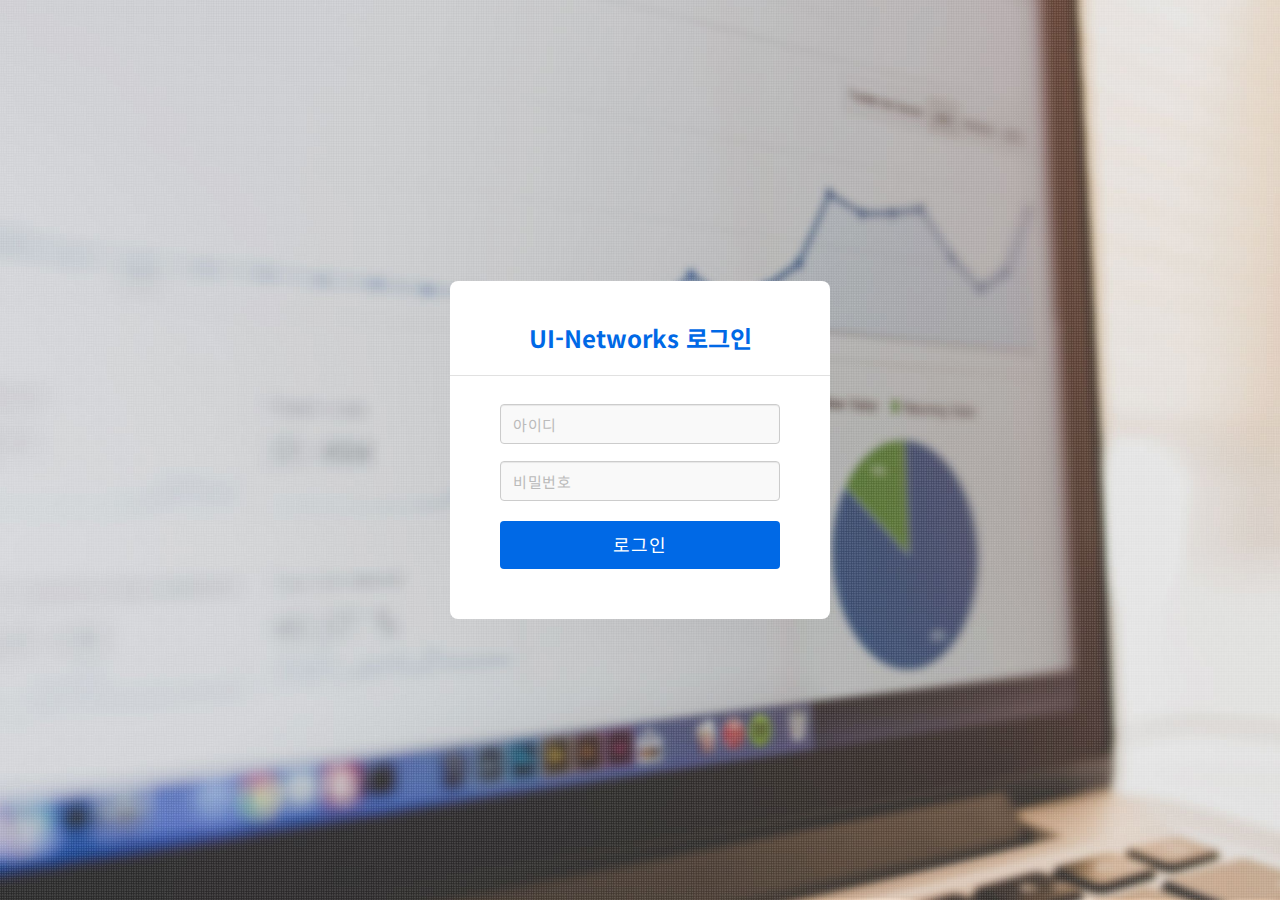
<file: index.html>
<!DOCTYPE html>
<html lang="ko">
<head>
 <meta  http-equiv="Content-Type"  content="text/html;charset=utf-8"/> 
 <meta http-equiv="X-UA-Compatible" content="IE=edge,chrome=1">
  <title>초소형전기차 실증사업</title>
  <meta name="keywords" content="" />
  <meta name="description" content="" />
  <meta name="viewport" content="width=device-width, initial-scale=1.0, maximum-scale=1.0, minimum-scale=1.0, user-scalable=no, target-densitydpi=medium-dpi" />
  <link href="https://fonts.googleapis.com/css2?family=Noto+Sans+KR:wght@300;400;500;700;900&display=swap" rel="stylesheet">
  <link rel="stylesheet" type="text/css" href="./css/bootstrap.min.css" />
  <link rel="stylesheet" type="text/css" href="./fontawesome-free-5.13.0-web/css/all.css">
  <link rel="stylesheet" type="text/css" href="./css/style.css" />
  <script type="text/javascript" src="./js/jquery-1.9.1.min.js"></script>
  <script type="text/javascript" src="./js/com_ui.js"></script>

</head>

<body>

<div class="wrap">
	<div class="body_login">

		<section class="login_center">

			<article class="login_box">
				<div class="over">
					<h1 class="ui_title">
						UI-Networks 로그인
					</h1>
				</div>
				<div class="under">
					<div class="form_zone">
						<input type="text" class="form-control logput" placeholder="아이디">
						<input type="password" class="form-control logput" placeholder="비밀번호">
						<div class="tac m-t-20">
							<button type="submit" class="btn btn-ui1 btmr3 w-100" onclick="location.href='./schedule/toast.html'">
								로그인
							</button>
							<p class="m-t-35">
							</p>
						</div>
					</div><!--form_zone-->
				</div>
			</article><!--login_box-->

		</section><!--login_center-->

	</div><!-- body_login -->
</div><!-- wrap -->

</body>

 </html>
</file>
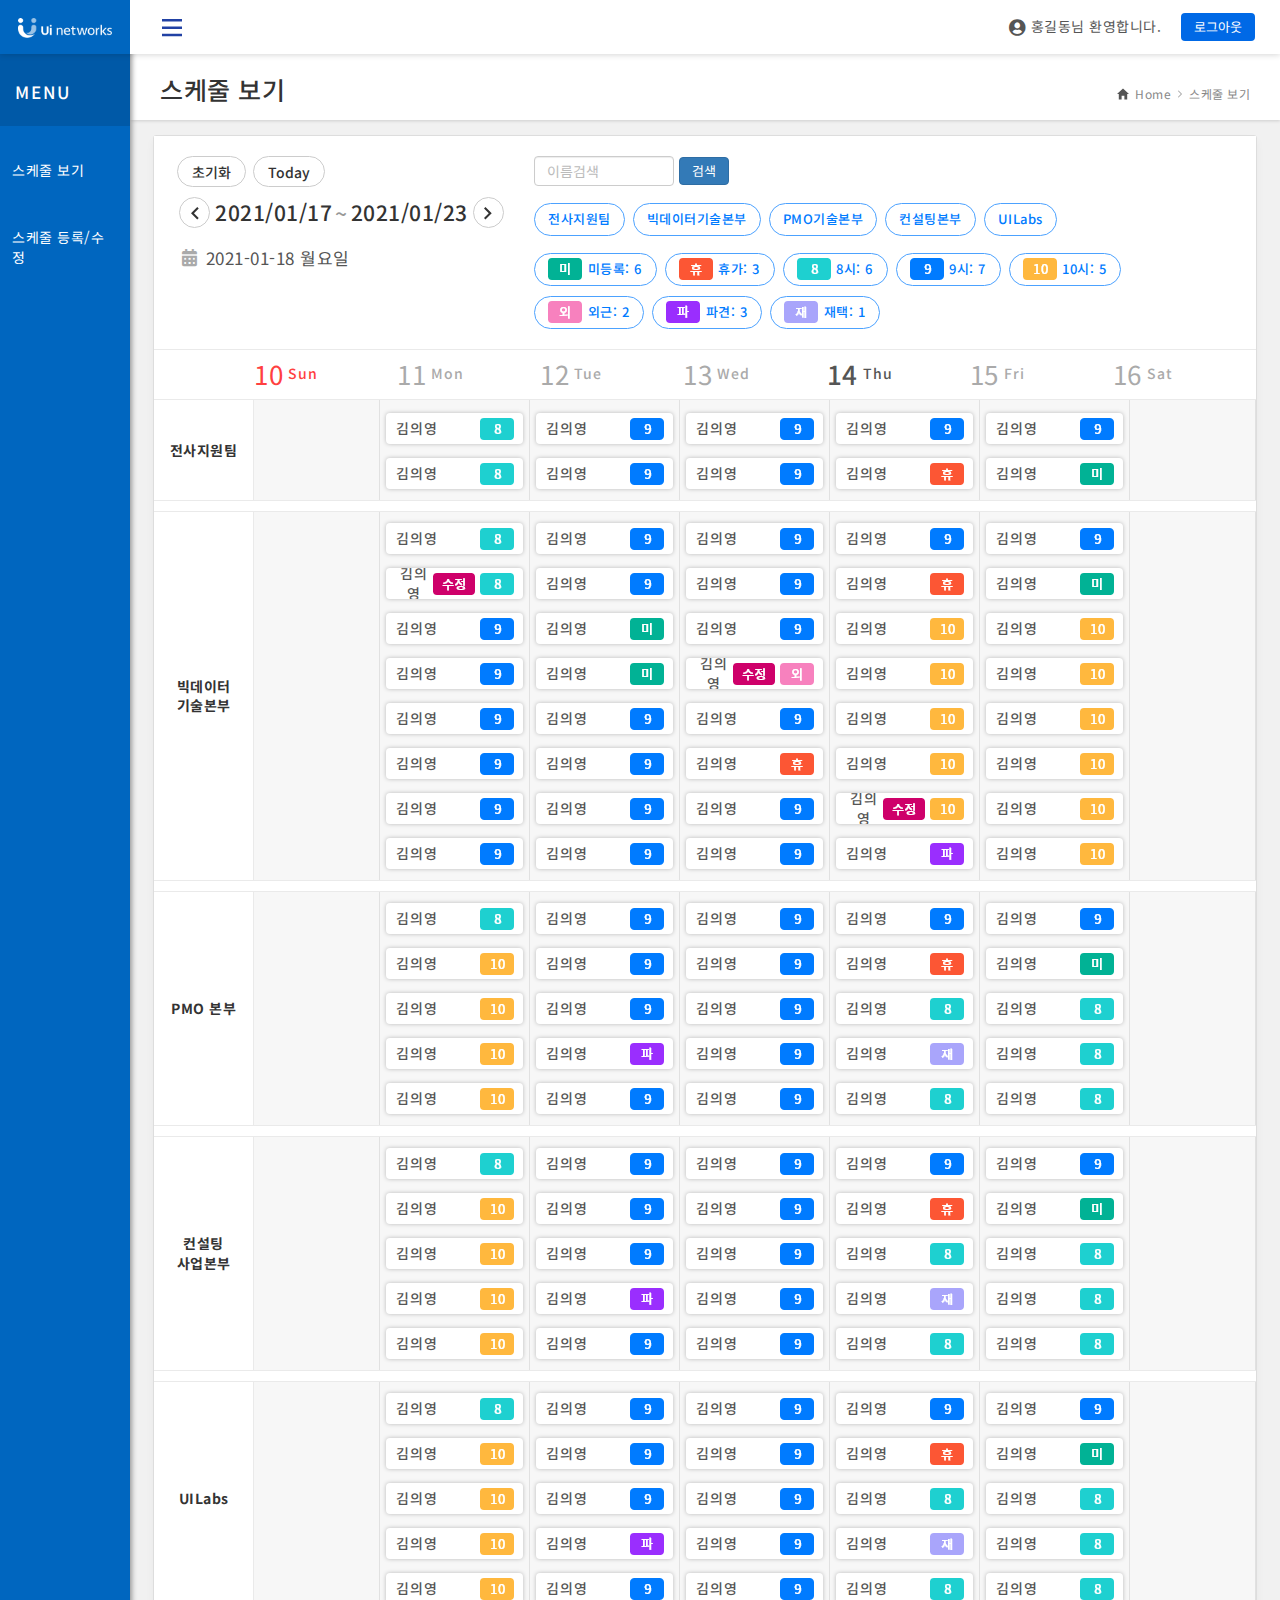
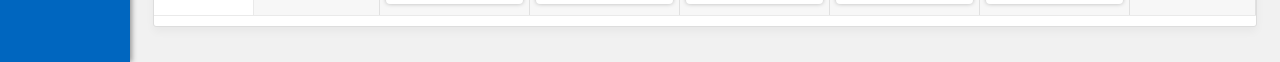
<file: schedule/toast.html>
<!DOCTYPE html>
<html lang="ko">
<head>
 <meta  http-equiv="Content-Type"  content="text/html;charset=utf-8"/> 
 <meta http-equiv="X-UA-Compatible" content="IE=edge,chrome=1">
  <title>Sample01 - dashboard</title>
  <meta name="keywords" content="" />
  <meta name="description" content="" />
  <meta name="viewport" content="width=device-width, initial-scale=1.0, maximum-scale=1.0, minimum-scale=1.0, user-scalable=no, target-densitydpi=medium-dpi" />
  <link href="https://fonts.googleapis.com/css2?family=Noto+Sans+KR:wght@300;400;500;700;900&display=swap" rel="stylesheet">
  <link rel="stylesheet" type="text/css" href="../css/bootstrap.min.css" />
  <link rel="stylesheet" type="text/css" href="../fontawesome-free-5.13.0-web/css/all.css">
  <link rel="stylesheet" type="text/css" href="../css/style.css" />
  <script type="text/javascript" src="../js/jquery-1.9.1.min.js"></script>
  <script type="text/javascript" src="../js/com_ui.js"></script> 
</head>

<body>

<div class="wrap">
	<div class="Dash_body">

		<header>
			<div class="header_in">
				<div class="header_left">
					<h1 class="logo biglogo">
						<a href="../dash/dashboard.html"><img src="../images/logo_ui_wh.png" /></a>
					</h1>
					<p class="btn_trans"></p>
				</div><!-- header_left -->

				<div class="header_right">
					<div class="right_div btbox">
						<a class="go_right btn_togg">
							<i class="fas fa-user-circle"></i>
							<span class="user">
								홍길동님 환영합니다.
							</span>
						</a>
					</div><!-- right_div -->
					<div class="right_div">
						<button type="button" class="btn btn-ui1" onclick="location.href='../index.html'">로그아웃</button>
					</div>
				</div><!-- header_right -->
			</div><!-- header_in -->
		</header>

		<aside class="dash_aside">
			<div class="side_conts">
				<h2 class="left_name">MENU</h2>
				<ul class="left_menu">
					<li>
						<a class="selb_link" href="../schedule/toast.html">
							<img class="icon_sched" src="../images/sv_notice.svg" />
							<span class="menu_name">스케줄 보기</span>
						</a>
					</li>
					<li>
						<a class="selb_link" href="../schedule/toastui.html">
							<img src="../images/sv_dash.svg" />
							<span class="menu_name">스케줄 등록/수정</span>
						</a>
					</li>
				</ul><!-- left_menu -->
			</div><!-- side_conts -->
		</aside><!-- dash_aside -->

		<section class="top_line">
			<div class="jfbet">
				<h2 class="top_title control_title">
					스케줄 보기
				</h2>
				<div class="location">
					<p>
						<img class="ion" src="../images/sv_home.svg" />Home
					</p>
					<p class="arrow">
						<img src="../images/sv_arr_loc.svg" />
					</p>
                    <p>스케줄 보기</p>
				</div><!--location-->
			</div>
		</section><!-- top_line -->

		<section class="content">
			<div class="row">
				<div class="col-lg-12">

					<div class="wrap_sched">

						<section class="sched_top">
							<div class="row">
								<div class="col-lg-4">
									<article class="group_week">
										<div class="line_week">
											<button type="button" class="btn_round">초기화</button>
											<button type="button" class="btn_round">Today</button>
											<div class="selt_week">
												<button type="button" class="btn_selt">
													<span class="arr_left"></span>
												</button>
												<div class="the_week">
													<span class="wk_date">2021/01/17</span>
													<span class="wave">~</span> 
													 <span class="wk_date">2021/01/23</span>
												</div><!--the_week-->
												<button type="button" class="btn_selt">
													<span class="arr_right"></span>
												</button>
											</div><!--selt_week-->
										</div><!--line_week-->				 
										<div class="line_today">
											<p class="the_today">
												<span class="img_calen">
													<i class="fas fa-calendar-alt"></i>
												</span>
												<span class="the_day">
													2021-01-18 월요일
												</span>
											</p>
											<!--<p class="the_display">
												<span class="mark rep"></span>
												<span class="word rep">수정</span>
											</p>-->
										</div><!--line_today-->
									</article><!--group_week-->
								</div>

								<div class="col-lg-8">
									<article class="group_button">
										<div class="gr_search flx_aicent">
											<input type="text" class="form-control w140" placeholder="이름검색">
											<button type="button" class="btn btn-primary m-l-5">검색</button>
										</div>
										<div class="line_teams">
											<button type="button" class="btn_contact">전사지원팀</button>
											<button type="button" class="btn_contact">빅데이터기술본부</button>
											<button type="button" class="btn_contact">PMO기술본부</button>
											<button type="button" class="btn_contact">컨설팅본부</button>
											<button type="button" class="btn_contact">UILabs</button>
										</div><!--line_teams-->
										<div class="line_enroll">
											<button type="button" class="btn_contact">
												<span class="bge ct_unreg"></span>
												<span class="btext">미등록: 6</span>
											</button>
											<button type="button" class="btn_contact">
												<span class="bge ct_vac"></span>
												<span class="btext">휴가: 3</span>
											</button>
											<button type="button" class="btn_contact">
												<span class="bge ct_eight"></span>
												<span class="btext">8시: 6</span>
											</button>
											<button type="button" class="btn_contact">
												<span class="bge ct_nine"></span>
												<span class="btext">9시: 7</span>
											</button>
											<button type="button" class="btn_contact">
												<span class="bge ct_ten"></span>
												<span class="btext">10시: 5</span>
											</button>
											<button type="button" class="btn_contact">
												<span class="bge ct_out"></span>
												<span class="btext">외근: 2</span>
											</button>
											<button type="button" class="btn_contact">
												<span class="bge ct_disp"></span>
												<span class="btext">파견: 3</span>
											</button>
											<button type="button" class="btn_contact">
												<span class="bge ct_home"></span>
												<span class="btext">재택: 1</span>
											</button>
										</div><!--line_enroll-->
									</article><!--group_button-->
								</div>
							</div><!--row-->
						</section><!--sched_top-->

						<section class="sched_calendar">

							<article class="days_line">
								<div class="call_team"></div>
								<div class="call_week">
									<div class="day_room">
										<p class="days sunday">
											<span class="number">10</span>
											<span class="yoil">Sun</span>
										</p>
									</div><!--day_room-->
									<div class="day_room">
										<p class="days">
											<span class="number">11</span>
											<span class="yoil">Mon</span>
										</p>
									</div><!--day_room-->
									<div class="day_room">
										<p class="days">
											<span class="number">12</span>
											<span class="yoil">Tue</span>
										</p>
									</div><!--day_room-->
									<div class="day_room">
										<p class="days">
											<span class="number">13</span>
											<span class="yoil">Wed</span>
										</p>
									</div><!--day_room-->
									<div class="day_room">
										<p class="days on">
											<span class="number">14</span>
											<span class="yoil">Thu</span>
										</p>
									</div><!--day_room-->
									<div class="day_room">
										<p class="days">
											<span class="number">15</span>
											<span class="yoil">Fri</span>
										</p>
									</div><!--day_room-->
									<div class="day_room">
										<p class="days saturday">
											<span class="number">16</span>
											<span class="yoil">Sat</span>
										</p>
									</div><!--day_room-->
								</div>
							</article><!--days_line-->

							<article class="calen_line first_calen">
								<div class="call_team">
									<span class="team_name">전사지원팀</span>
								</div><!--call_team-->
								<div class="call_week">
									<div class="week_room weekend">
									</div><!--week_room-->
									<div class="week_room">
										<div class="member_space">
											<div class="member_bar">
												<div class="betw_left">
													<span class="member">김의영</span>
												</div>
												<div class="betw_right">
													<span class="bge ct_eight"></span>
												</div>
											</div>
										</div><!--member_space-->
										<div class="member_space">
											<div class="member_bar">
												<div class="betw_left">
													<span class="member">김의영</span>
												</div>
												<div class="betw_right">
													<span class="bge ct_eight"></span>
												</div>
											</div>
										</div><!--member_space-->		
									</div><!--week_room-->
									<div class="week_room">
										<div class="member_space">
											<div class="member_bar">
												<div class="betw_left">
													<span class="member">김의영</span>
												</div>
												<div class="betw_right">
													<span class="bge ct_nine"></span>
												</div>
											</div>
										</div><!--member_space-->
										<div class="member_space">
											<div class="member_bar">
												<div class="betw_left">
													<span class="member">김의영</span>
												</div>
												<div class="betw_right">
													<span class="bge ct_nine"></span>
												</div>
											</div>
										</div><!--member_space-->		
									</div><!--week_room-->
									<div class="week_room">
										<div class="member_space">
											<div class="member_bar">
												<div class="betw_left">
													<span class="member">김의영</span>
												</div>
												<div class="betw_right">
													<span class="bge ct_nine"></span>
												</div>
											</div>
										</div><!--member_space-->
										<div class="member_space">
											<div class="member_bar">
												<div class="betw_left">
													<span class="member">김의영</span>
												</div>
												<div class="betw_right">
													<span class="bge ct_nine"></span>
												</div>
											</div>
										</div><!--member_space-->		
									</div><!--week_room-->
									<div class="week_room">
										<div class="member_space">
											<div class="member_bar">
												<div class="betw_left">
													<span class="member">김의영</span>
												</div>
												<div class="betw_right">
													<span class="bge ct_nine"></span>
												</div>
											</div>
										</div><!--member_space-->
										<div class="member_space">
											<div class="member_bar">
												<div class="betw_left">
													<span class="member">김의영</span>
												</div>
												<div class="betw_right">
													<span class="bge ct_vac"></span>
												</div>
											</div>
										</div><!--member_space-->		
									</div><!--week_room-->
									<div class="week_room">
										<div class="member_space">
											<div class="member_bar">
												<div class="betw_left">
													<span class="member">김의영</span>
												</div>
												<div class="betw_right">
													<span class="bge ct_nine"></span>
												</div>
											</div>
										</div><!--member_space-->
										<div class="member_space">
											<div class="member_bar">
												<div class="betw_left">
													<span class="member">김의영</span>
												</div>
												<div class="betw_right">
													<span class="bge ct_unreg"></span>
												</div>
											</div>
										</div><!--member_space-->		
									</div><!--week_room-->
									<div class="week_room weekend">
									</div><!--week_room-->
								</div><!--call_week-->
							</article><!--calen_line-->

							<article class="calen_line">
								<div class="call_team">
									<span class="team_name">빅데이터<br>기술본부</span>
								</div><!--call_team-->
								<div class="call_week">
									<div class="week_room weekend">
									</div><!--week_room-->
									<div class="week_room">
										<div class="member_space">
											<div class="member_bar">
												<div class="betw_left">
													<span class="member">김의영</span>
												</div>
												<div class="betw_right">
													<span class="bge ct_eight"></span>
												</div>
											</div>
										</div><!--member_space-->
										<div class="member_space">
											<div class="member_bar">
												<div class="betw_left">
													<span class="member">김의영</span>
												</div>
												<div class="betw_right">
													<span class="bge ct_repair"></span>
													<span class="bge ct_eight"></span>
												</div>
											</div>
										</div><!--member_space-->
										<div class="member_space">
											<div class="member_bar">
												<div class="betw_left">
													<span class="member">김의영</span>
												</div>
												<div class="betw_right">
													<span class="bge ct_nine"></span>
												</div>
											</div>
										</div><!--member_space-->
										<div class="member_space">
											<div class="member_bar">
												<div class="betw_left">
													<span class="member">김의영</span>
												</div>
												<div class="betw_right">
													<span class="bge ct_nine"></span>
												</div>
											</div>
										</div><!--member_space-->
										<div class="member_space">
											<div class="member_bar">
												<div class="betw_left">
													<span class="member">김의영</span>
												</div>
												<div class="betw_right">
													<span class="bge ct_nine"></span>
												</div>
											</div>
										</div><!--member_space-->
										<div class="member_space">
											<div class="member_bar">
												<div class="betw_left">
													<span class="member">김의영</span>
												</div>
												<div class="betw_right">
													<span class="bge ct_nine"></span>
												</div>
											</div>
										</div><!--member_space-->
										<div class="member_space">
											<div class="member_bar">
												<div class="betw_left">
													<span class="member">김의영</span>
												</div>
												<div class="betw_right">
													<span class="bge ct_nine"></span>
												</div>
											</div>
										</div><!--member_space-->
										<div class="member_space">
											<div class="member_bar">
												<div class="betw_left">
													<span class="member">김의영</span>
												</div>
												<div class="betw_right">
													<span class="bge ct_nine"></span>
												</div>
											</div>
										</div><!--member_space-->
									</div><!--week_room-->
									<div class="week_room">
										<div class="member_space">
											<div class="member_bar">
												<div class="betw_left">
													<span class="member">김의영</span>
												</div>
												<div class="betw_right">
													<span class="bge ct_nine"></span>
												</div>
											</div>
										</div><!--member_space-->
										<div class="member_space">
											<div class="member_bar">
												<div class="betw_left">
													<span class="member">김의영</span>
												</div>
												<div class="betw_right">
													<span class="bge ct_nine"></span>
												</div>
											</div>
										</div><!--member_space-->
										<div class="member_space">
											<div class="member_bar">
												<div class="betw_left">
													<span class="member">김의영</span>
												</div>
												<div class="betw_right">
													<span class="bge ct_unreg"></span>
												</div>
											</div>
										</div><!--member_space-->
										<div class="member_space">
											<div class="member_bar">
												<div class="betw_left">
													<span class="member">김의영</span>
												</div>
												<div class="betw_right">
													<span class="bge ct_unreg"></span>
												</div>
											</div>
										</div><!--member_space-->
										<div class="member_space">
											<div class="member_bar">
												<div class="betw_left">
													<span class="member">김의영</span>
												</div>
												<div class="betw_right">
													<span class="bge ct_nine"></span>
												</div>
											</div>
										</div><!--member_space-->
										<div class="member_space">
											<div class="member_bar">
												<div class="betw_left">
													<span class="member">김의영</span>
												</div>
												<div class="betw_right">
													<span class="bge ct_nine"></span>
												</div>
											</div>
										</div><!--member_space-->
										<div class="member_space">
											<div class="member_bar">
												<div class="betw_left">
													<span class="member">김의영</span>
												</div>
												<div class="betw_right">
													<span class="bge ct_nine"></span>
												</div>
											</div>
										</div><!--member_space-->
										<div class="member_space">
											<div class="member_bar">
												<div class="betw_left">
													<span class="member">김의영</span>
												</div>
												<div class="betw_right">
													<span class="bge ct_nine"></span>
												</div>
											</div>
										</div><!--member_space-->	
									</div><!--week_room-->
									<div class="week_room">
										<div class="member_space">
											<div class="member_bar">
												<div class="betw_left">
													<span class="member">김의영</span>
												</div>
												<div class="betw_right">
													<span class="bge ct_nine"></span>
												</div>
											</div>
										</div><!--member_space-->
										<div class="member_space">
											<div class="member_bar">
												<div class="betw_left">
													<span class="member">김의영</span>
												</div>
												<div class="betw_right">
													<span class="bge ct_nine"></span>
												</div>
											</div>
										</div><!--member_space-->
										<div class="member_space">
											<div class="member_bar">
												<div class="betw_left">
													<span class="member">김의영</span>
												</div>
												<div class="betw_right">
													<span class="bge ct_nine"></span>
												</div>
											</div>
										</div><!--member_space-->
										<div class="member_space">
											<div class="member_bar">
												<div class="betw_left">
													<span class="member">김의영</span>
												</div>
												<div class="betw_right">
													<span class="bge ct_repair"></span>
													<span class="bge ct_out"></span>
												</div>
											</div>
										</div><!--member_space-->
										<div class="member_space">
											<div class="member_bar">
												<div class="betw_left">
													<span class="member">김의영</span>
												</div>
												<div class="betw_right">
													<span class="bge ct_nine"></span>
												</div>
											</div>
										</div><!--member_space-->
										<div class="member_space">
											<div class="member_bar">
												<div class="betw_left">
													<span class="member">김의영</span>
												</div>
												<div class="betw_right">
													<span class="bge ct_vac"></span>
												</div>
											</div>
										</div><!--member_space-->
										<div class="member_space">
											<div class="member_bar">
												<div class="betw_left">
													<span class="member">김의영</span>
												</div>
												<div class="betw_right">
													<span class="bge ct_nine"></span>
												</div>
											</div>
										</div><!--member_space-->
										<div class="member_space">
											<div class="member_bar">
												<div class="betw_left">
													<span class="member">김의영</span>
												</div>
												<div class="betw_right">
													<span class="bge ct_nine"></span>
												</div>
											</div>
										</div><!--member_space-->		
									</div><!--week_room-->
									<div class="week_room">
										<div class="member_space">
											<div class="member_bar">
												<div class="betw_left">
													<span class="member">김의영</span>
												</div>
												<div class="betw_right">
													<span class="bge ct_nine"></span>
												</div>
											</div>
										</div><!--member_space-->
										<div class="member_space">
											<div class="member_bar">
												<div class="betw_left">
													<span class="member">김의영</span>
												</div>
												<div class="betw_right">
													<span class="bge ct_vac"></span>
												</div>
											</div>
										</div><!--member_space-->
										<div class="member_space">
											<div class="member_bar">
												<div class="betw_left">
													<span class="member">김의영</span>
												</div>
												<div class="betw_right">
													<span class="bge ct_ten"></span>
												</div>
											</div>
										</div><!--member_space-->
										<div class="member_space">
											<div class="member_bar">
												<div class="betw_left">
													<span class="member">김의영</span>
												</div>
												<div class="betw_right">
													<span class="bge ct_ten"></span>
												</div>
											</div>
										</div><!--member_space-->
										<div class="member_space">
											<div class="member_bar">
												<div class="betw_left">
													<span class="member">김의영</span>
												</div>
												<div class="betw_right">
													<span class="bge ct_ten"></span>
												</div>
											</div>
										</div><!--member_space-->
										<div class="member_space">
											<div class="member_bar">
												<div class="betw_left">
													<span class="member">김의영</span>
												</div>
												<div class="betw_right">
													<span class="bge ct_ten"></span>
												</div>
											</div>
										</div><!--member_space-->
										<div class="member_space">
											<div class="member_bar">
												<div class="betw_left">
													<span class="member">김의영</span>
												</div>
												<div class="betw_right">
													<span class="bge ct_repair"></span>
													<span class="bge ct_ten"></span>
												</div>
											</div>
										</div><!--member_space-->
										<div class="member_space">
											<div class="member_bar">
												<div class="betw_left">
													<span class="member">김의영</span>
												</div>
												<div class="betw_right">
													<span class="bge ct_disp"></span>
												</div>
											</div>
										</div><!--member_space-->
									</div><!--week_room-->
									<div class="week_room">
										<div class="member_space">
											<div class="member_bar">
												<div class="betw_left">
													<span class="member">김의영</span>
												</div>
												<div class="betw_right">
													<span class="bge ct_nine"></span>
												</div>
											</div>
										</div><!--member_space-->
										<div class="member_space">
											<div class="member_bar">
												<div class="betw_left">
													<span class="member">김의영</span>
												</div>
												<div class="betw_right">
													<span class="bge ct_unreg"></span>
												</div>
											</div>
										</div><!--member_space-->
										<div class="member_space">
											<div class="member_bar">
												<div class="betw_left">
													<span class="member">김의영</span>
												</div>
												<div class="betw_right">
													<span class="bge ct_ten"></span>
												</div>
											</div>
										</div><!--member_space-->	
										<div class="member_space">
											<div class="member_bar">
												<div class="betw_left">
													<span class="member">김의영</span>
												</div>
												<div class="betw_right">
													<span class="bge ct_ten"></span>
												</div>
											</div>
										</div><!--member_space-->
										<div class="member_space">
											<div class="member_bar">
												<div class="betw_left">
													<span class="member">김의영</span>
												</div>
												<div class="betw_right">
													<span class="bge ct_ten"></span>
												</div>
											</div>
										</div><!--member_space-->
										<div class="member_space">
											<div class="member_bar">
												<div class="betw_left">
													<span class="member">김의영</span>
												</div>
												<div class="betw_right">
													<span class="bge ct_ten"></span>
												</div>
											</div>
										</div><!--member_space-->
										<div class="member_space">
											<div class="member_bar">
												<div class="betw_left">
													<span class="member">김의영</span>
												</div>
												<div class="betw_right">
													<span class="bge ct_ten"></span>
												</div>
											</div>
										</div><!--member_space-->
										<div class="member_space">
											<div class="member_bar">
												<div class="betw_left">
													<span class="member">김의영</span>
												</div>
												<div class="betw_right">
													<span class="bge ct_ten"></span>
												</div>
											</div>
										</div><!--member_space-->
									</div><!--week_room-->
									<div class="week_room weekend">
									</div><!--week_room-->
								</div><!--call_week-->
							</article><!--calen_line-->

							<article class="calen_line">
								<div class="call_team">
									<span class="team_name">PMO 본부</span>
								</div><!--call_team-->
								<div class="call_week">
									<div class="week_room weekend">
									</div><!--week_room-->
									<div class="week_room">
										<div class="member_space">
											<div class="member_bar">
												<div class="betw_left">
													<span class="member">김의영</span>
												</div>
												<div class="betw_right">
													<span class="bge ct_eight"></span>
												</div>
											</div>
										</div><!--member_space-->
										<div class="member_space">
											<div class="member_bar">
												<div class="betw_left">
													<span class="member">김의영</span>
												</div>
												<div class="betw_right">
													<span class="bge ct_ten"></span>
												</div>
											</div>
										</div><!--member_space-->
										<div class="member_space">
											<div class="member_bar">
												<div class="betw_left">
													<span class="member">김의영</span>
												</div>
												<div class="betw_right">
													<span class="bge ct_ten"></span>
												</div>
											</div>
										</div><!--member_space-->
										<div class="member_space">
											<div class="member_bar">
												<div class="betw_left">
													<span class="member">김의영</span>
												</div>
												<div class="betw_right">
													<span class="bge ct_ten"></span>
												</div>
											</div>
										</div><!--member_space-->
										<div class="member_space">
											<div class="member_bar">
												<div class="betw_left">
													<span class="member">김의영</span>
												</div>
												<div class="betw_right">
													<span class="bge ct_ten"></span>
												</div>
											</div>
										</div><!--member_space-->
									</div><!--week_room-->
									<div class="week_room">
										<div class="member_space">
											<div class="member_bar">
												<div class="betw_left">
													<span class="member">김의영</span>
												</div>
												<div class="betw_right">
													<span class="bge ct_nine"></span>
												</div>
											</div>
										</div><!--member_space-->
										<div class="member_space">
											<div class="member_bar">
												<div class="betw_left">
													<span class="member">김의영</span>
												</div>
												<div class="betw_right">
													<span class="bge ct_nine"></span>
												</div>
											</div>
										</div><!--member_space-->
										<div class="member_space">
											<div class="member_bar">
												<div class="betw_left">
													<span class="member">김의영</span>
												</div>
												<div class="betw_right">
													<span class="bge ct_nine"></span>
												</div>
											</div>
										</div><!--member_space-->
										<div class="member_space">
											<div class="member_bar">
												<div class="betw_left">
													<span class="member">김의영</span>
												</div>
												<div class="betw_right">
													<span class="bge ct_disp"></span>
												</div>
											</div>
										</div><!--member_space-->
										<div class="member_space">
											<div class="member_bar">
												<div class="betw_left">
													<span class="member">김의영</span>
												</div>
												<div class="betw_right">
													<span class="bge ct_nine"></span>
												</div>
											</div>
										</div><!--member_space-->		
									</div><!--week_room-->
									<div class="week_room">
										<div class="member_space">
											<div class="member_bar">
												<div class="betw_left">
													<span class="member">김의영</span>
												</div>
												<div class="betw_right">
													<span class="bge ct_nine"></span>
												</div>
											</div>
										</div><!--member_space-->
										<div class="member_space">
											<div class="member_bar">
												<div class="betw_left">
													<span class="member">김의영</span>
												</div>
												<div class="betw_right">
													<span class="bge ct_nine"></span>
												</div>
											</div>
										</div><!--member_space-->
										<div class="member_space">
											<div class="member_bar">
												<div class="betw_left">
													<span class="member">김의영</span>
												</div>
												<div class="betw_right">
													<span class="bge ct_nine"></span>
												</div>
											</div>
										</div><!--member_space-->
										<div class="member_space">
											<div class="member_bar">
												<div class="betw_left">
													<span class="member">김의영</span>
												</div>
												<div class="betw_right">
													<span class="bge ct_nine"></span>
												</div>
											</div>
										</div><!--member_space-->
										<div class="member_space">
											<div class="member_bar">
												<div class="betw_left">
													<span class="member">김의영</span>
												</div>
												<div class="betw_right">
													<span class="bge ct_nine"></span>
												</div>
											</div>
										</div><!--member_space-->		
									</div><!--week_room-->
									<div class="week_room">
										<div class="member_space">
											<div class="member_bar">
												<div class="betw_left">
													<span class="member">김의영</span>
												</div>
												<div class="betw_right">
													<span class="bge ct_nine"></span>
												</div>
											</div>
										</div><!--member_space-->
										<div class="member_space">
											<div class="member_bar">
												<div class="betw_left">
													<span class="member">김의영</span>
												</div>
												<div class="betw_right">
													<span class="bge ct_vac"></span>
												</div>
											</div>
										</div><!--member_space-->
										<div class="member_space">
											<div class="member_bar">
												<div class="betw_left">
													<span class="member">김의영</span>
												</div>
												<div class="betw_right">
													<span class="bge ct_eight"></span>
												</div>
											</div>
										</div><!--member_space-->
										<div class="member_space">
											<div class="member_bar">
												<div class="betw_left">
													<span class="member">김의영</span>
												</div>
												<div class="betw_right">
													<span class="bge ct_home"></span>
												</div>
											</div>
										</div><!--member_space-->
										<div class="member_space">
											<div class="member_bar">
												<div class="betw_left">
													<span class="member">김의영</span>
												</div>
												<div class="betw_right">
													<span class="bge ct_eight"></span>
												</div>
											</div>
										</div><!--member_space-->
									</div><!--week_room-->
									<div class="week_room">
										<div class="member_space">
											<div class="member_bar">
												<div class="betw_left">
													<span class="member">김의영</span>
												</div>
												<div class="betw_right">
													<span class="bge ct_nine"></span>
												</div>
											</div>
										</div><!--member_space-->
										<div class="member_space">
											<div class="member_bar">
												<div class="betw_left">
													<span class="member">김의영</span>
												</div>
												<div class="betw_right">
													<span class="bge ct_unreg"></span>
												</div>
											</div>
										</div><!--member_space-->
										<div class="member_space">
											<div class="member_bar">
												<div class="betw_left">
													<span class="member">김의영</span>
												</div>
												<div class="betw_right">
													<span class="bge ct_eight"></span>
												</div>
											</div>
										</div><!--member_space-->
										<div class="member_space">
											<div class="member_bar">
												<div class="betw_left">
													<span class="member">김의영</span>
												</div>
												<div class="betw_right">
													<span class="bge ct_eight"></span>
												</div>
											</div>
										</div><!--member_space-->
										<div class="member_space">
											<div class="member_bar">
												<div class="betw_left">
													<span class="member">김의영</span>
												</div>
												<div class="betw_right">
													<span class="bge ct_eight"></span>
												</div>
											</div>
										</div><!--member_space-->	
									</div><!--week_room-->
									<div class="week_room weekend">
									</div><!--week_room-->
								</div><!--call_week-->
							</article><!--calen_line-->

							<article class="calen_line">
								<div class="call_team">
									<span class="team_name">컨설팅<br>사업본부</span>
								</div><!--call_team-->
								<div class="call_week">
									<div class="week_room weekend">
									</div><!--week_room-->
									<div class="week_room">
										<div class="member_space">
											<div class="member_bar">
												<div class="betw_left">
													<span class="member">김의영</span>
												</div>
												<div class="betw_right">
													<span class="bge ct_eight"></span>
												</div>
											</div>
										</div><!--member_space-->
										<div class="member_space">
											<div class="member_bar">
												<div class="betw_left">
													<span class="member">김의영</span>
												</div>
												<div class="betw_right">
													<span class="bge ct_ten"></span>
												</div>
											</div>
										</div><!--member_space-->
										<div class="member_space">
											<div class="member_bar">
												<div class="betw_left">
													<span class="member">김의영</span>
												</div>
												<div class="betw_right">
													<span class="bge ct_ten"></span>
												</div>
											</div>
										</div><!--member_space-->
										<div class="member_space">
											<div class="member_bar">
												<div class="betw_left">
													<span class="member">김의영</span>
												</div>
												<div class="betw_right">
													<span class="bge ct_ten"></span>
												</div>
											</div>
										</div><!--member_space-->
										<div class="member_space">
											<div class="member_bar">
												<div class="betw_left">
													<span class="member">김의영</span>
												</div>
												<div class="betw_right">
													<span class="bge ct_ten"></span>
												</div>
											</div>
										</div><!--member_space-->
									</div><!--week_room-->
									<div class="week_room">
										<div class="member_space">
											<div class="member_bar">
												<div class="betw_left">
													<span class="member">김의영</span>
												</div>
												<div class="betw_right">
													<span class="bge ct_nine"></span>
												</div>
											</div>
										</div><!--member_space-->
										<div class="member_space">
											<div class="member_bar">
												<div class="betw_left">
													<span class="member">김의영</span>
												</div>
												<div class="betw_right">
													<span class="bge ct_nine"></span>
												</div>
											</div>
										</div><!--member_space-->
										<div class="member_space">
											<div class="member_bar">
												<div class="betw_left">
													<span class="member">김의영</span>
												</div>
												<div class="betw_right">
													<span class="bge ct_nine"></span>
												</div>
											</div>
										</div><!--member_space-->
										<div class="member_space">
											<div class="member_bar">
												<div class="betw_left">
													<span class="member">김의영</span>
												</div>
												<div class="betw_right">
													<span class="bge ct_disp"></span>
												</div>
											</div>
										</div><!--member_space-->
										<div class="member_space">
											<div class="member_bar">
												<div class="betw_left">
													<span class="member">김의영</span>
												</div>
												<div class="betw_right">
													<span class="bge ct_nine"></span>
												</div>
											</div>
										</div><!--member_space-->		
									</div><!--week_room-->
									<div class="week_room">
										<div class="member_space">
											<div class="member_bar">
												<div class="betw_left">
													<span class="member">김의영</span>
												</div>
												<div class="betw_right">
													<span class="bge ct_nine"></span>
												</div>
											</div>
										</div><!--member_space-->
										<div class="member_space">
											<div class="member_bar">
												<div class="betw_left">
													<span class="member">김의영</span>
												</div>
												<div class="betw_right">
													<span class="bge ct_nine"></span>
												</div>
											</div>
										</div><!--member_space-->
										<div class="member_space">
											<div class="member_bar">
												<div class="betw_left">
													<span class="member">김의영</span>
												</div>
												<div class="betw_right">
													<span class="bge ct_nine"></span>
												</div>
											</div>
										</div><!--member_space-->
										<div class="member_space">
											<div class="member_bar">
												<div class="betw_left">
													<span class="member">김의영</span>
												</div>
												<div class="betw_right">
													<span class="bge ct_nine"></span>
												</div>
											</div>
										</div><!--member_space-->
										<div class="member_space">
											<div class="member_bar">
												<div class="betw_left">
													<span class="member">김의영</span>
												</div>
												<div class="betw_right">
													<span class="bge ct_nine"></span>
												</div>
											</div>
										</div><!--member_space-->		
									</div><!--week_room-->
									<div class="week_room">
										<div class="member_space">
											<div class="member_bar">
												<div class="betw_left">
													<span class="member">김의영</span>
												</div>
												<div class="betw_right">
													<span class="bge ct_nine"></span>
												</div>
											</div>
										</div><!--member_space-->
										<div class="member_space">
											<div class="member_bar">
												<div class="betw_left">
													<span class="member">김의영</span>
												</div>
												<div class="betw_right">
													<span class="bge ct_vac"></span>
												</div>
											</div>
										</div><!--member_space-->
										<div class="member_space">
											<div class="member_bar">
												<div class="betw_left">
													<span class="member">김의영</span>
												</div>
												<div class="betw_right">
													<span class="bge ct_eight"></span>
												</div>
											</div>
										</div><!--member_space-->
										<div class="member_space">
											<div class="member_bar">
												<div class="betw_left">
													<span class="member">김의영</span>
												</div>
												<div class="betw_right">
													<span class="bge ct_home"></span>
												</div>
											</div>
										</div><!--member_space-->
										<div class="member_space">
											<div class="member_bar">
												<div class="betw_left">
													<span class="member">김의영</span>
												</div>
												<div class="betw_right">
													<span class="bge ct_eight"></span>
												</div>
											</div>
										</div><!--member_space-->
									</div><!--week_room-->
									<div class="week_room">
										<div class="member_space">
											<div class="member_bar">
												<div class="betw_left">
													<span class="member">김의영</span>
												</div>
												<div class="betw_right">
													<span class="bge ct_nine"></span>
												</div>
											</div>
										</div><!--member_space-->
										<div class="member_space">
											<div class="member_bar">
												<div class="betw_left">
													<span class="member">김의영</span>
												</div>
												<div class="betw_right">
													<span class="bge ct_unreg"></span>
												</div>
											</div>
										</div><!--member_space-->
										<div class="member_space">
											<div class="member_bar">
												<div class="betw_left">
													<span class="member">김의영</span>
												</div>
												<div class="betw_right">
													<span class="bge ct_eight"></span>
												</div>
											</div>
										</div><!--member_space-->
										<div class="member_space">
											<div class="member_bar">
												<div class="betw_left">
													<span class="member">김의영</span>
												</div>
												<div class="betw_right">
													<span class="bge ct_eight"></span>
												</div>
											</div>
										</div><!--member_space-->
										<div class="member_space">
											<div class="member_bar">
												<div class="betw_left">
													<span class="member">김의영</span>
												</div>
												<div class="betw_right">
													<span class="bge ct_eight"></span>
												</div>
											</div>
										</div><!--member_space-->	
									</div><!--week_room-->
									<div class="week_room weekend">
									</div><!--week_room-->
								</div><!--call_week-->
							</article><!--calen_line-->

							<article class="calen_line">
								<div class="call_team">
									<span class="team_name">UILabs</span>
								</div><!--call_team-->
								<div class="call_week">
									<div class="week_room weekend">
									</div><!--week_room-->
									<div class="week_room">
										<div class="member_space">
											<div class="member_bar">
												<div class="betw_left">
													<span class="member">김의영</span>
												</div>
												<div class="betw_right">
													<span class="bge ct_eight"></span>
												</div>
											</div>
										</div><!--member_space-->
										<div class="member_space">
											<div class="member_bar">
												<div class="betw_left">
													<span class="member">김의영</span>
												</div>
												<div class="betw_right">
													<span class="bge ct_ten"></span>
												</div>
											</div>
										</div><!--member_space-->
										<div class="member_space">
											<div class="member_bar">
												<div class="betw_left">
													<span class="member">김의영</span>
												</div>
												<div class="betw_right">
													<span class="bge ct_ten"></span>
												</div>
											</div>
										</div><!--member_space-->
										<div class="member_space">
											<div class="member_bar">
												<div class="betw_left">
													<span class="member">김의영</span>
												</div>
												<div class="betw_right">
													<span class="bge ct_ten"></span>
												</div>
											</div>
										</div><!--member_space-->
										<div class="member_space">
											<div class="member_bar">
												<div class="betw_left">
													<span class="member">김의영</span>
												</div>
												<div class="betw_right">
													<span class="bge ct_ten"></span>
												</div>
											</div>
										</div><!--member_space-->
									</div><!--week_room-->
									<div class="week_room">
										<div class="member_space">
											<div class="member_bar">
												<div class="betw_left">
													<span class="member">김의영</span>
												</div>
												<div class="betw_right">
													<span class="bge ct_nine"></span>
												</div>
											</div>
										</div><!--member_space-->
										<div class="member_space">
											<div class="member_bar">
												<div class="betw_left">
													<span class="member">김의영</span>
												</div>
												<div class="betw_right">
													<span class="bge ct_nine"></span>
												</div>
											</div>
										</div><!--member_space-->
										<div class="member_space">
											<div class="member_bar">
												<div class="betw_left">
													<span class="member">김의영</span>
												</div>
												<div class="betw_right">
													<span class="bge ct_nine"></span>
												</div>
											</div>
										</div><!--member_space-->
										<div class="member_space">
											<div class="member_bar">
												<div class="betw_left">
													<span class="member">김의영</span>
												</div>
												<div class="betw_right">
													<span class="bge ct_disp"></span>
												</div>
											</div>
										</div><!--member_space-->
										<div class="member_space">
											<div class="member_bar">
												<div class="betw_left">
													<span class="member">김의영</span>
												</div>
												<div class="betw_right">
													<span class="bge ct_nine"></span>
												</div>
											</div>
										</div><!--member_space-->		
									</div><!--week_room-->
									<div class="week_room">
										<div class="member_space">
											<div class="member_bar">
												<div class="betw_left">
													<span class="member">김의영</span>
												</div>
												<div class="betw_right">
													<span class="bge ct_nine"></span>
												</div>
											</div>
										</div><!--member_space-->
										<div class="member_space">
											<div class="member_bar">
												<div class="betw_left">
													<span class="member">김의영</span>
												</div>
												<div class="betw_right">
													<span class="bge ct_nine"></span>
												</div>
											</div>
										</div><!--member_space-->
										<div class="member_space">
											<div class="member_bar">
												<div class="betw_left">
													<span class="member">김의영</span>
												</div>
												<div class="betw_right">
													<span class="bge ct_nine"></span>
												</div>
											</div>
										</div><!--member_space-->
										<div class="member_space">
											<div class="member_bar">
												<div class="betw_left">
													<span class="member">김의영</span>
												</div>
												<div class="betw_right">
													<span class="bge ct_nine"></span>
												</div>
											</div>
										</div><!--member_space-->
										<div class="member_space">
											<div class="member_bar">
												<div class="betw_left">
													<span class="member">김의영</span>
												</div>
												<div class="betw_right">
													<span class="bge ct_nine"></span>
												</div>
											</div>
										</div><!--member_space-->		
									</div><!--week_room-->
									<div class="week_room">
										<div class="member_space">
											<div class="member_bar">
												<div class="betw_left">
													<span class="member">김의영</span>
												</div>
												<div class="betw_right">
													<span class="bge ct_nine"></span>
												</div>
											</div>
										</div><!--member_space-->
										<div class="member_space">
											<div class="member_bar">
												<div class="betw_left">
													<span class="member">김의영</span>
												</div>
												<div class="betw_right">
													<span class="bge ct_vac"></span>
												</div>
											</div>
										</div><!--member_space-->
										<div class="member_space">
											<div class="member_bar">
												<div class="betw_left">
													<span class="member">김의영</span>
												</div>
												<div class="betw_right">
													<span class="bge ct_eight"></span>
												</div>
											</div>
										</div><!--member_space-->
										<div class="member_space">
											<div class="member_bar">
												<div class="betw_left">
													<span class="member">김의영</span>
												</div>
												<div class="betw_right">
													<span class="bge ct_home"></span>
												</div>
											</div>
										</div><!--member_space-->
										<div class="member_space">
											<div class="member_bar">
												<div class="betw_left">
													<span class="member">김의영</span>
												</div>
												<div class="betw_right">
													<span class="bge ct_eight"></span>
												</div>
											</div>
										</div><!--member_space-->
									</div><!--week_room-->
									<div class="week_room">
										<div class="member_space">
											<div class="member_bar">
												<div class="betw_left">
													<span class="member">김의영</span>
												</div>
												<div class="betw_right">
													<span class="bge ct_nine"></span>
												</div>
											</div>
										</div><!--member_space-->
										<div class="member_space">
											<div class="member_bar">
												<div class="betw_left">
													<span class="member">김의영</span>
												</div>
												<div class="betw_right">
													<span class="bge ct_unreg"></span>
												</div>
											</div>
										</div><!--member_space-->
										<div class="member_space">
											<div class="member_bar">
												<div class="betw_left">
													<span class="member">김의영</span>
												</div>
												<div class="betw_right">
													<span class="bge ct_eight"></span>
												</div>
											</div>
										</div><!--member_space-->
										<div class="member_space">
											<div class="member_bar">
												<div class="betw_left">
													<span class="member">김의영</span>
												</div>
												<div class="betw_right">
													<span class="bge ct_eight"></span>
												</div>
											</div>
										</div><!--member_space-->
										<div class="member_space">
											<div class="member_bar">
												<div class="betw_left">
													<span class="member">김의영</span>
												</div>
												<div class="betw_right">
													<span class="bge ct_eight"></span>
												</div>
											</div>
										</div><!--member_space-->	
									</div><!--week_room-->
									<div class="week_room weekend">
									</div><!--week_room-->
								</div><!--call_week-->
							</article><!--calen_line-->

						</section><!--sched_calendar-->

					</div><!--wrap_sched-->

				</div>	
			</div><!--row-->
        </section><!--content-->

	</div><!-- Dash_body -->
</div><!-- wrap -->

</body>

 </html>
</file>
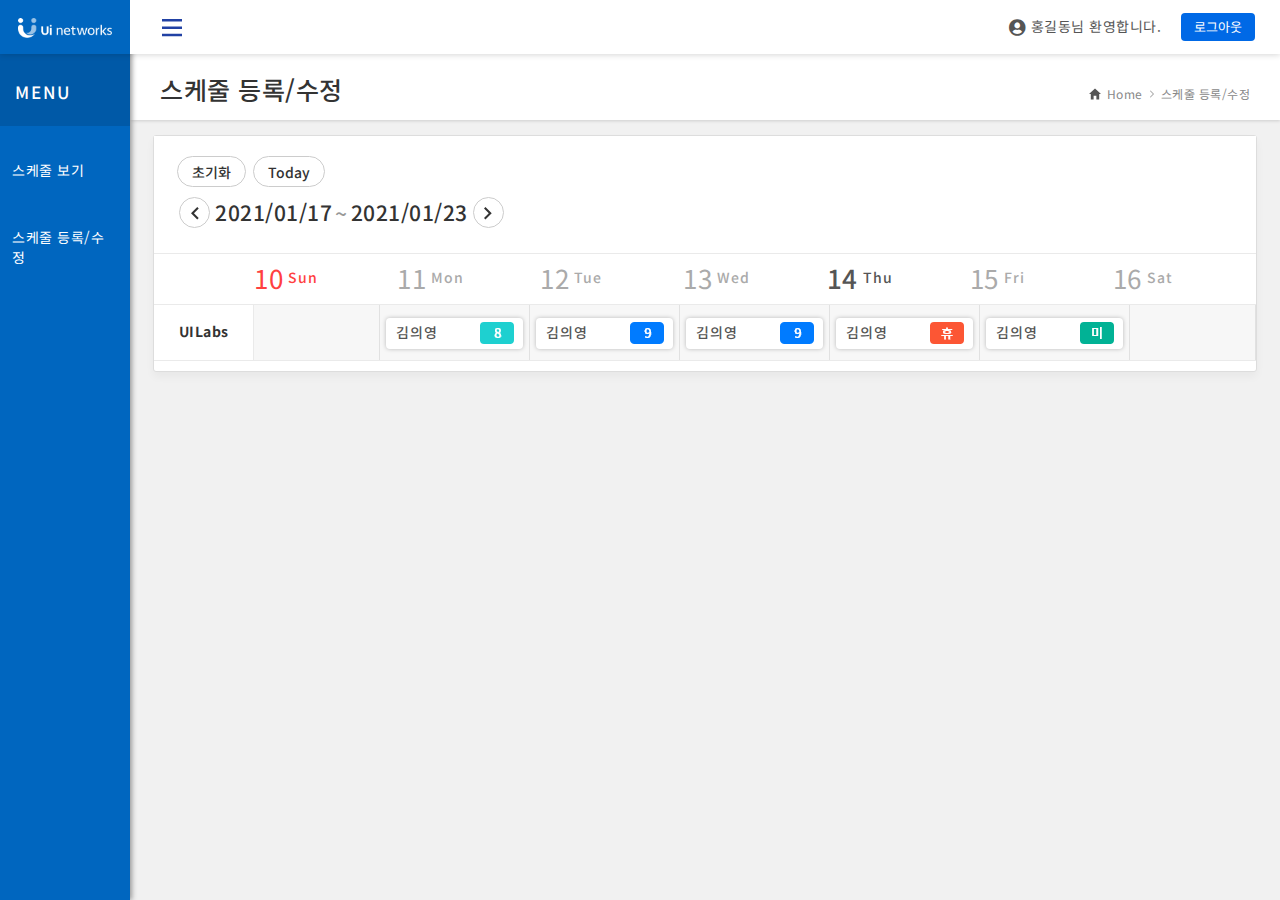
<file: schedule/toastui.html>
<!DOCTYPE html>
<html lang="ko">
<head>
 <meta  http-equiv="Content-Type"  content="text/html;charset=utf-8"/> 
 <meta http-equiv="X-UA-Compatible" content="IE=edge,chrome=1">
  <title>Sample01 - dashboard</title>
  <meta name="keywords" content="" />
  <meta name="description" content="" />
  <meta name="viewport" content="width=device-width, initial-scale=1.0, maximum-scale=1.0, minimum-scale=1.0, user-scalable=no, target-densitydpi=medium-dpi" />
  <link href="https://fonts.googleapis.com/css2?family=Noto+Sans+KR:wght@300;400;500;700;900&display=swap" rel="stylesheet">
  <link rel="stylesheet" type="text/css" href="../css/bootstrap.min.css" />
  <link rel="stylesheet" type="text/css" href="../fontawesome-free-5.13.0-web/css/all.css">
  <link rel="stylesheet" type="text/css" href="../css/style.css" />
  <script type="text/javascript" src="../js/jquery-1.9.1.min.js"></script>
  <script type="text/javascript" src="../js/com_ui.js"></script> 
</head>

<body>

<div class="wrap">
	<div class="Dash_body">

		<header>
			<div class="header_in">
				<div class="header_left">
					<h1 class="logo biglogo">
						<a href="../dash/dashboard.html"><img src="../images/logo_ui_wh.png" /></a>
					</h1>
					<p class="btn_trans"></p>
				</div><!-- header_left -->

				<div class="header_right">
					<div class="right_div btbox">
						<a class="go_right btn_togg">
							<i class="fas fa-user-circle"></i>
							<span class="user">
								홍길동님 환영합니다.
							</span>
						</a>
					</div><!-- right_div -->
					<div class="right_div">
						<button type="button" class="btn btn-ui1" onclick="location.href='../index.html'">로그아웃</button>
					</div>
				</div><!-- header_right -->
			</div><!-- header_in -->
		</header>

		<aside class="dash_aside">
			<div class="side_conts">
				<h2 class="left_name">MENU</h2>
				<ul class="left_menu">
					<li>
						<a class="selb_link" href="../schedule/toast.html">
							<img class="icon_sched" src="../images/sv_notice.svg" />
							<span class="menu_name">스케줄 보기</span>
						</a>
					</li>
					<li>
						<a class="selb_link" href="../schedule/toastui.html">
							<img src="../images/sv_dash.svg" />
							<span class="menu_name">스케줄 등록/수정</span>
						</a>
					</li>
				</ul><!-- left_menu -->
			</div><!-- side_conts -->
		</aside><!-- dash_aside -->

		<section class="top_line">
			<div class="jfbet">
				<h2 class="top_title control_title">
					스케줄 등록/수정
				</h2>
				<div class="location">
					<p>
						<img class="ion" src="../images/sv_home.svg" />Home
					</p>
					<p class="arrow">
						<img src="../images/sv_arr_loc.svg" />
					</p>
                    <p>스케줄 등록/수정</p>
				</div><!--location-->
			</div>
		</section><!-- top_line -->

		<section class="content">
			<div class="row">
				<div class="col-lg-12">

					<div class="wrap_sched">

						<section class="sched_top">
							<div class="row">
								<div class="col-lg-4">
									<article class="group_week">
										<div class="line_week">
											<button type="button" class="btn_round">초기화</button>
											<button type="button" class="btn_round">Today</button>
											<div class="selt_week">
												<button type="button" class="btn_selt">
													<span class="arr_left"></span>
												</button>
												<div class="the_week">
													<span class="wk_date">2021/01/17</span>
													<span class="wave">~</span> 
													 <span class="wk_date">2021/01/23</span>
												</div><!--the_week-->
												<button type="button" class="btn_selt">
													<span class="arr_right"></span>
												</button>
											</div><!--selt_week-->
										</div><!--line_week-->				 
									</article><!--group_week-->
								</div>

								<div class="col-lg-8">
								</div>
							</div><!--row-->
						</section><!--sched_top-->

						<section class="sched_calendar">

							<article class="days_line">
								<div class="call_team"></div>
								<div class="call_week">
									<div class="day_room">
										<p class="days sunday">
											<span class="number">10</span>
											<span class="yoil">Sun</span>
										</p>
									</div><!--day_room-->
									<div class="day_room">
										<p class="days">
											<span class="number">11</span>
											<span class="yoil">Mon</span>
										</p>
									</div><!--day_room-->
									<div class="day_room">
										<p class="days">
											<span class="number">12</span>
											<span class="yoil">Tue</span>
										</p>
									</div><!--day_room-->
									<div class="day_room">
										<p class="days">
											<span class="number">13</span>
											<span class="yoil">Wed</span>
										</p>
									</div><!--day_room-->
									<div class="day_room">
										<p class="days on">
											<span class="number">14</span>
											<span class="yoil">Thu</span>
										</p>
									</div><!--day_room-->
									<div class="day_room">
										<p class="days">
											<span class="number">15</span>
											<span class="yoil">Fri</span>
										</p>
									</div><!--day_room-->
									<div class="day_room">
										<p class="days saturday">
											<span class="number">16</span>
											<span class="yoil">Sat</span>
										</p>
									</div><!--day_room-->
								</div>
							</article><!--days_line-->

							<article class="calen_line first_calen">
								<div class="call_team">
									<span class="team_name">UILabs</span>
								</div><!--call_team-->
								<div class="call_week">
									<div class="week_room weekend">
                                    </div><!--week_room-->
                                    
									<div class="week_room">

										<div class="member_space">
											<div class="member_bar">
												<div class="betw_left">
													<span class="member">김의영</span>
												</div>
												<div class="betw_right">
													<span class="bge ct_eight"></span>
												</div>
                                            </div><!--member_bar-->             
                                            <div class="memb_hidd trans_space"></div>
                                            <div class="memb_hidd memb_pop">
                                                <div class="wh_board">
                                                    <p class="arr_up">
                                                        <i class="fas fa-caret-up"></i>
                                                    </p>
                                                    <div class="top">
                                                        <h3>스케줄 선택</h3>
                                                        <span class="tp_close">닫기</span>
                                                    </div>
                                                    <div class="pop_btline">
                                                        <button type="button" class="btpn bp_8">8시</button>
                                                        <button type="button" class="btpn bp_9">9시</button>
                                                        <button type="button" class="btpn bp_10">10시</button>
                                                        <button type="button" class="btpn bp_out">외근</button>
                                                        <button type="button" class="btpn bp_disp">파견</button>
                                                        <button type="button" class="btpn bp_home">재택</button>
                                                        <button type="button" class="btpn bp_vac">휴가</button>
                                                    </div>
                                                    <div class="about_rep">
                                                        <span class="no_info">수정이력이 없습니다.</span>
                                                    </div>
                                                </div><!--wh_board-->
                                            </div><!--memb_hidd-->
                                        </div><!--member_space-->
                                        
                                    </div><!--week_room-->
                                    
									<div class="week_room">
										<div class="member_space">
											<div class="member_bar">
												<div class="betw_left">
													<span class="member">김의영</span>
												</div>
												<div class="betw_right">
													<span class="bge ct_nine"></span>
												</div>
											</div>
										</div><!--member_space-->		
									</div><!--week_room-->
									<div class="week_room">
										<div class="member_space">
											<div class="member_bar">
												<div class="betw_left">
													<span class="member">김의영</span>
												</div>
												<div class="betw_right">
													<span class="bge ct_nine"></span>
												</div>
											</div>
										</div><!--member_space-->		
									</div><!--week_room-->
									<div class="week_room">
										<div class="member_space">
											<div class="member_bar">
												<div class="betw_left">
													<span class="member">김의영</span>
												</div>
												<div class="betw_right">
													<span class="bge ct_vac"></span>
												</div>
											</div>
										</div><!--member_space-->		
									</div><!--week_room-->
									<div class="week_room">
										<div class="member_space">
											<div class="member_bar">
												<div class="betw_left">
													<span class="member">김의영</span>
												</div>
												<div class="betw_right">
													<span class="bge ct_unreg"></span>
												</div>
											</div>
										</div><!--member_space-->		
									</div><!--week_room-->
									<div class="week_room weekend">
									</div><!--week_room-->
								</div><!--call_week-->
							</article><!--calen_line-->

						</section><!--sched_calendar-->

					</div><!--wrap_sched-->

				</div>	
			</div><!--row-->
        </section><!--content-->

	</div><!-- Dash_body -->
</div><!-- wrap -->

</body>

</html>
</file>
<file: css/style.css>
@charset "utf-8";

@import url('https://fonts.googleapis.com/css2?family=Noto+Sans+KR:wght@300;400;500;700;900&display=swap');
@import "helper.css";

*{box-sizing:border-box;}
html, body, div, span, applet, object, iframe,
h1, h2, h3, h4, h5, h6, p, blockquote, pre,
a, abbr, acronym, address, big, cite, code,
del, dfn, em, img, ins, kbd, q, s, samp,
small, strike, strong, sub, sup, tt, var,
b, u, i, center,
dl, dt, dd, ol, ul, li,
fieldset, form, label, legend,
table, caption, tbody, tfoot, thead, tr, th, td,
article, aside, canvas, details, embed, 
figure, figcaption, footer, header, hgroup, 
menu, nav, output, ruby, section, summary,
time, mark, audio, video {
	margin: 0;
	padding: 0;
	border: 0;
	font-size: 100%;
	font: inherit;
	vertical-align: top;
}
/* HTML5 display-role reset for older browsers */
article, aside, details, figcaption, figure, 
footer, header, hgroup, menu, nav, section {
	display: block;
}
body {
  margin:0px;padding:0px;
  background:#fff;
  background:#f1f1f1;
  font-family:'Noto Sans KR',"Malgun Gothic","맑은 고딕","AppleSDGothicNeo-Medium","Helvetica","AppleGothic",sans-serif;
  font-size: 14px;
  font-weight: 400;
  line-height: 1.4;
  color: #555;
  letter-spacing:0.5px;
}
ol, ul {
	list-style: none;
}
blockquote, q {
	quotes: none;
}
blockquote:before, blockquote:after,
q:before, q:after {
	content: '';
	content: none;
}
table {
	border-collapse: collapse;
	border-spacing: 0;
}
img{
 	max-width:100%;
}
img.nomax{
	max-width: fit-content;
}
a {text-decoration:none;cursor:pointer; outline:none; color:#3b3b3b;}
a:visited{text-decoration:none;}
a:active{text-decoration:none;}
a:link{text-decoration:none;}
a:focus, a:hover {text-decoration:none;}
.tal{text-align: left;}
.tac{text-align: center;}
.tar{text-align: right;}
.dpblock{display: block;}
.pcblock{display:block;}
.mblock{display:inline;}
.cl{clear:both;}
.pos_rel{position: relative;}
.pos_ab{position: absolute;}
.bold{font-weight: bold;}

.btn{font-size: 13px; padding:4px 12px;}
.btn.btmr1{font-size: 14px; padding:5px 12px; letter-spacing: 0.5px;}
.btn.btmr2{font-size: 15px; padding:6px 14px 5px; letter-spacing: 0.5px;}
.btn.btmr3{font-size: 18px; padding:10px 60px 10px; letter-spacing: 1px;}
.btn.btmr4{font-size: 18px; padding:12px 60px 10px; letter-spacing: 1px;}
.btn:focus,.btn:active,.btn:visited{box-shadow:none !important; outline:none !important;}
.btn-default{background-color:#eaeaea;}
.btn-cancel{background-color: #aaa; color:#fff;}
.btn-cancel:hover{background-color:#777; color:#fff;}
.btn-cancel:focus{color:#fff;}
.btn-alright{font-size: 17px; letter-spacing: 1px; padding:5px 18px;}
.btn .fa-search{color:#777; line-height: 1.4;}
.btmr1 .fa-search{line-height: 1.6;}
.btn-primary .fa-search{color:#fff;}
.btn-excel i{font-size: 13px; margin:3px 3px 0px 0px;}
.btn-excel.btmr1 i{margin:5px 4px 0px 0px;}
.btn .fa-sort-down{font-size: 13px; margin:2px 0px 0px 1px;}
.disabled{cursor: not-allowed; filter: alpha(opacity=65); -webkit-box-shadow: none; box-shadow: none; opacity: .65;}

.btn-mint1{background-color: #3adbca; color:#fff;}
.btn-mint1:hover{background-color: #1bc5c5; color:#fff;}
.btn-mint2{background-color: #1bc5c5; color:#fff;}
.btn-mint2:hover{background-color: #11a7a7; color:#fff;}
.btn-mint3{background-color: #1aa7b1; color:#fff;}
.btn-mint3:hover{background-color: #0e767d; color:#fff;}
.btn-mint3:focus{background-color: #0e767d; color:#fff;}
.btn-yg1{background-color:#2141a4; color:#fff;}
.btn-yg1:hover{background-color:#102977; color:#fff;}
.btn-yg1:focus{background-color:#102977; color:#fff;}
.btn_call{background-color:#4565ca; /*background:#2141a4;*/ color:#fff;}
.btn_call:hover{background-color:#6987e6; color:#fff;}
.btn_call:focus{background-color:#6987e6; color:#fff;}
.btn-ui1{background-color:#0069E6; color:#fff;}
.btn-ui1:hover{background-color:#0059a7; color:#fff;}
.btn-ui1:focus{background-color:#0059a7; color:#fff;}

.btn-wh00{background-color: #fff; border:none; color:#777;}
.btn-wh1{background-color:#fff; border:1px solid #ccc; color:#555;}
.btn-wh1:hover{background-color:#f1f1f1;}
.btn-gr1{background-color:#f1f1f1; border:1px solid #ccc; color:#555;}
.btn-gr1:hover{background-color:#ddd;}

.form-control{height:30px; padding:4px 12px;}
.form-control.disabled{background-color: #ededed;}
.selbox{width:120px; height:28px; font-size:13px; padding: 2px 6px 2px 4px;}
.txt1{font-size: 17px; font-weight:500; color:#353535; letter-spacing: 0px; margin:10px 0px 20px;}
.txt2{font-size: 15px; font-weight:400; color:#353535; letter-spacing: 0px; margin:10px 0px 12px;}
.txt3{font-size: 14px; font-weight:400; color:#5c5c5c; letter-spacing: 0px; margin:10px 0px;}
.red{color:#d9534f;}
.blue{color:#549bf9;}
.bgf9{background-color:#f9f9f9;}
.bgf5{background-color:#f5f5f5;}
.bgf1{background-color:#f1f1f1;}

.dpflx{display: flex; flex-wrap: wrap;}
.flx_jfstart{display: flex; justify-content: flex-start; flex-wrap: wrap}
.flx_jfcent{display: flex; justify-content: center; flex-wrap: wrap}
.flx_jfend{display: flex; justify-content: flex-end; flex-wrap: wrap}
.flx_jfbet{display: flex; justify-content: space-between; flex-wrap: wrap}
.flx_jfard{display: flex; justify-content: space-around; flex-wrap: wrap}
.flx_aistart{display: flex; align-items: flex-start; flex-wrap: wrap}
.flx_aicent{display: flex; align-items: center; flex-wrap: wrap}
.flx_aiend{display: flex; align-items: flex-end; flex-wrap: wrap;}
.flx_aj_cent{display: flex; align-items: center; justify-content: center; flex-wrap: wrap;}
.no_flwrap{flex-wrap: nowrap !important;}


input[type=text]::-webkit-input-placeholder{color:#bbb;}
input[type=text]::-moz-placeholder{color:#bbb;}
input[type=text]:-ms-input-placeholder { /* Internet Explorer 10-11 */color:#bbb;}
input[type=text]::-ms-input-placeholder { /* Microsoft Edge */color:#bbb;}
input[type=password]::-webkit-input-placeholder{color:#bbb; letter-spacing: 0.5px;}
input[type=password]::-moz-placeholder{color:#bbb; letter-spacing: 0.5px;}
input[type=password]:-ms-input-placeholder { /* Internet Explorer 10-11 */color:#bbb; letter-spacing: 0.5px;}
input[type=password]::-ms-input-placeholder { /* Microsoft Edge */color:#bbb; letter-spacing: 0.5px;}
textarea::-webkit-input-placeholder{color:#bbb;}
textarea::-moz-placeholder{color:#bbb;}
textarea:-ms-input-placeholder { /* Internet Explorer 10-11 */color:#bbb;}
textarea::-ms-input-placeholder { /* Microsoft Edge */color:#bbb;}
button{outline: none !important;}
/*reset End*/

/*재영작업*/
/*컨텐츠*/
.wrap{
	width:100%;
	height:100%;
	position:absolute;
	left:0px;
	top:0px;
	z-index:1;
}
.Dash_body{
	background-color: #f1f1f1;
	width:100%;
	min-height:100%;
	min-width: 1024px;
	position:relative;
	padding-left:190px;
	padding-top:110px;
}
.Dash_body.trans{
	padding-left:130px;
}
.control_body{
	padding-right:348px;
}
header{
	position:absolute;
	left:0px;
	top:0px;
	width:100%;
	height:54px;
	height: auto;
	padding:0px;
	background:#2c97de;
	background: #fff;
	box-shadow: 0 1px 6px 0 rgba(0, 0, 0, 0.16);
	z-index:20;
}
.header_in{
	display:flex;
	align-items:center;
	justify-content: space-between;
	flex-wrap: wrap;
	width:100%;
	height:100%;
}
.header_in .logo{
	width:180px;
	height:54px;
	display: flex;
	align-items: center;
	padding:0px 10px 0px 15px;
	background:transparent;
	overflow: hidden;
}
.header_in .logo.trans{
	width:130px;
	padding:0px 10px;
}
.header_in .biglogo{
	width:190px;
	height:54px;
	display: flex;
	align-items: center;
	justify-content: flex-start;
	padding:0px 15px;
	background: #0066bf;
	overflow: hidden;
}
.logo a{
	display:block;
	width:100%;
	padding:5px 8px 3px;
}
.logo a img{
	width:120px;
	width:auto;
	height:auto;
	max-width: 100%;
}
.btn_trans{
	width:24px;
	height: 22px;
	padding:4px;
	background: url('../images/btn_trans_blue.png') no-repeat center center;
	/*background: url('../images/sv_btn_trans.svg') no-repeat center center;*/
	background-size: 20px auto;
	margin:2px 0px 0px 30px;
	cursor: pointer;
}
.header_right,.header_left{
	display:flex;
	align-items:center;
	flex-wrap: wrap;
	padding:0px;
}
.header_right{
	padding:7px 25px 7px 15px;
}
.Big_nav{
	margin:0px 10px 0px 0px;
	display: flex;
	align-items: center;
	/*border-right: 1px solid #2d87c3;*/
}
.Big_nav .bigmenu{
	display: block;
	color:#fff;
	font-size: 15px;
	font-weight: 400;
	padding:0px 20px 0px 20px;
	height: 54px;
	line-height: 54px;
	border-left: 1px solid #2c97de;
	overflow: hidden;
	display: flex;
	align-items: center;
	text-shadow: 1px 1px 1px rgba(84, 84, 84, 0.52);
}
.Big_nav .bigmenu:first-child{
	padding-left:23px;
}
.Big_nav .bigmenu i{
	margin-right: 8px;
	font-size: 14px;
	color: #fff;
}
.Big_nav .bigmenu.on{
	background:#1477b9;
}
.Big_nav .bigmenu:hover{
	background:#1477b9;
}
.Big_nav .pipe{
	color:#6ac3ff;
	display: none;
}
.header_in .go_right{
	color:#555;
	font-size:17px;
	display:block;
	background:transparent;
	border-radius:4px;
	padding:7px 8px 7px;
	display: flex;
    align-items: center;
}
.header_in .fa-user-circle{
	margin:1px 5px 0px 3px;
	color:#555;
	font-size: 17px;
}
.header_in .right_div{
	margin-left: 7px;
}
.right_div button{
	margin-left:5px;
	height: 28px;
}
/*.header_in .go_right:hover{
	background:#146296;
}*/
.header_in .go_right i{
	line-height:1;
}
.go_right .user{
	display:inline-block;
	font-size:14px;
	color:#555;
}
.go_right .face{
	width:20px;
	height:20px;
	border-radius:50%;
	overflow:hidden;
	position:relative;
	margin:0px 10px 0px 3px;
}
.go_right .face img{
	width:100%;
}
.right_div .selbox{
	width:150px;
	padding: 2px 10px 2px 4px;
}


.dash_aside{
	position:absolute;
	left:0px;
	top:0px;
	width:190px;
	height:100%;
	background:#1e3782;
	background: #0066bf;
	box-shadow:2px 0px 5px #999;
	z-index:10;
}
.dash_aside.trans{
	width:130px;
}
.side_conts{
	width:100%;
	padding-top:54px;
}
.left_name{
	background: #005196;
    background: #0059a7;
    padding: 24px 25px 21px 22px;
    text-align: left;
    color: #fff;
    font-size: 17px;
    font-weight: 500;
    letter-spacing: 2px;
}
.left_name.trans{
	padding: 25px 15px 22px 15px;
}
.left_menu{
	width:100%;
	padding: 0px 0px 10px;
	/*border-top: 1px solid #0a2131;
	border-top: 1px solid #21445d;*/
	overflow:hidden;
}
.left_menu > li > a{
	display: block;
    width: 100%;
	padding: 24px 20px 22px 17px;
	font-weight: 400;
	color: #fff;
	font-size:15px;
    position: relative;
	display: flex;
	background-color:transparent;
}
.left_menu > li:first-child > a{
	padding-top: 35px;
	/*background-color: #0a2131;*/
}
.left_menu.trans > li:first-child > a{
	padding-top:30px;
}

.left_menu > li > a:hover{
	background: #0059a7;
}
.left_menu > li > .contact{
	background: #0059a7;
}
.left_menu li > a > i{
	margin:0px 10px 0px 0px;
	font-size: 15px;
}
.left_menu > li > a > img{
	margin: 0px 6px 0px 0px;
    width: 22px;
	height: auto;
	opacity: 0.7;
}
.left_menu > li > a > .icon_set{
	margin:0px 6px 0px 0px;
	width:20px;
}
.left_menu > li > a > .icon_sched{
	width: 17px;
    height: auto;
    margin: 0px 10px 0px 2px;
}
.left_menu.trans > li > a{
	font-size: 14px;
    padding: 25px 15px 23px 12px;
}
.left_menu.trans > li > a > img{
	display: none;
}
.left_menu li > a > i{
	position:absolute;
	right:22px;
	top:50%;
	margin:0px;
	transform:translateY(-50%);
	font-size: 10px;
	display:block;
}
.left_menu li > a > .fa.arrow{
	position:absolute;
	right:22px;
	top:50%;
	margin:0px;
	transform:translateY(-50%);
	font-size: 13px;
	display:block;
}
.add_menu {
	width: 100%;
	padding:0px;
	background: #001523;
	border-top: 1px solid #294084;
	border-bottom: 1px solid #294084;
	overflow: hidden;
	display: none;
}
.left_menu > li.active > a{
	background-color: #27485f;
	background-color: #0a2131;
	color:#fff;
}
.left_menu > li.active > .add_menu{
	display: block;
} 
.add_menu a{
	display:block;
	padding:18px 20px 18px 35px;
	font-weight: 500;
	color: #a2d1ff;
	font-weight: 400;
	font-size: 14px;
	letter-spacing: 0px;
	background-color: #014784;
}
.left_menu.trans .add_menu a{
	font-size: 13px;
    padding: 18px 15px 16px 12px;
}
.add_menu a.backcc{
	/*background-color: #1f3c50;
	background-color: #27485f;*/
	color:#fff;
}
.add_menu a:hover{
	/*background-color: #2c97de;
	background-color: #27485f;*/
	color:#fff;
}
.selb_link > i{
    -moz-transition: -moz-transform 0.5s;
    -o-transition: -o-transform 0.5s;
    -webkit-transition: -webkit-transform 0.5s;
    transition: transform 0.5s;
}
.selb_link .fa.arrow::before{
	content: "\f104";
}
.selb_link.contact .fa.arrow:before{
	content: "\f107";
}
.left_menu > li.active > .selb_link .fa.arrow::before{
	content: "\f107";
}
.left_menu > li.active > .selb_link .fa.arrow::before{
	content: "\f104";
}
.selb_link.contact > i{
	-moz-transform: rotate(90deg);
    -ms-transform: rotate(90deg);
    -webkit-transform: rotate(90deg);
    transform: rotate(90deg);
}
.selb_link.rotate90 > i{
	-moz-transform: rotate(90deg);
    -ms-transform: rotate(90deg);
    -webkit-transform: rotate(90deg);
    transform: rotate(90deg);
}
li.active .selb_link > i{
	-moz-transform: rotate(90deg);
    -ms-transform: rotate(90deg);
    -webkit-transform: rotate(90deg);
	transform: rotate(90deg);
	transition: none;
    top: 47%;
}
li.active .selb_link.contact > i{
	-moz-transform: rotate(0deg);
    -ms-transform: rotate(0deg);
    -webkit-transform: rotate(0deg);
    transform: rotate(0deg);
}

.content{
	width:100%;
	height:100%;
	padding:15px;
	padding-bottom:25px;
}
.content .row{
	margin-right: 0px;
	margin-left: 0px;
}
.content .row_minus{
	margin-left:-7px;
	margin-right:-7px;
}
.content [class*="col-"]{
	padding:0px 8px;
}
.bgffrow{
	width:100%;
	background:#fff;
	margin:0px 0px 20px;
	padding:0px 12px;
	border: 1px solid #eaeaea;
    box-shadow: 0 5px 12px rgba(0, 0, 0, 0.05);
}
.content .bgffrow [class*="col-"]{
	padding:0px 0px;
}
.bgffrow .dsconts{
	border:none;
	box-shadow: none;
	margin:0px;
}
.top_line{
	width:100%;
	background:#fff;
	padding:15px 30px 13px;
	box-shadow: 0px 1px 3px #cdcdcd;
	position: absolute;
    left: 190px;
    top: 54px;
	z-index: 3;
	width:calc(100% - 190px);
}
.top_line.trans{
	left:130px;
	width:calc(100% - 130px);
}
.top_line.control{
	width:calc(100% - 545px);
}
.top_line.control.trans{
	width:calc(100% - 480px);
}
.top_line .jfbet{
	align-items: flex-end;
}
.top_line .container{
	display:flex;
	flex-wrap:wrap;
}
.top_title{
	font-size:25px;
	color:#333;
	font-weight:500;
	letter-spacing:2px;
	padding:3px 0px 0px;
	display: flex;
	align-items: flex-end;
}
.control_title{
	letter-spacing: 0.5px;
}
.time_explain{
	font-size: 13px;
	color:#707070;
	font-weight: 400;
	letter-spacing: 0px;
	margin:0px 0px 3px 17px;
	display: flex;
	align-items: center;
}
.time_explain .call{
	font-size: 13px;
	color:#707070;
	margin:1px 8px 0px 0px;
}
.time_explain .time_box{
	width: 160px;
	width:auto;
	height: 28px;
	line-height: 29px;
	padding:0px 12px;
	text-align: center;
	background-color: #eee;
	box-shadow: 1px 1px 3px #ddd inset;
	border-radius: 4px;
	overflow: hidden;
}
.time_explain .time_box .timer{
	font-size: 13px;
	color:#888;
	letter-spacing: 0.5px;
}
.top_title .warning{
	display: inline-block;
	font-size: 14px;
	color: #ff4d4d;
	letter-spacing: 0px;
	vertical-align: baseline;
}
.top_line .location{
	display: flex;
	margin:0px 0px 4px;
}
.top_line .location p{
	font-size: 12px;
	color:#888;
	display: flex;
}
.location p .ion{
	margin:0px 6px 0px 0px;
	width:12px;
	height:16px;
}
.location .arrow{
	margin:0px 7px;
}
.location .arrow img{
	vertical-align: baseline;
	width:4px;
	height: 16px;
}
.quest_mark{
	display:inline-block;
	vertical-align: top;
	cursor: pointer;
}
.quest_mark i{
	color:#555;
	font-size: 18px;
}
.dsconts{
	width:100%;
	margin:12px 0px;
	background:#fff;
	border:1px solid #e1e1e1;
	border:1px solid #ddd;
    border-radius: 3px;
	box-shadow: 0 5px 8px rgba(0, 0, 0, 0.04);
	overflow: hidden;
}
.dsconts dt{
	padding:11px 25px 6px;
	border-bottom: 1px solid #eaeaea;
}
.dsconts dt h3{
	font-size:18px;
	font-weight:500;
	color:#353535;
	letter-spacing: 0px;
	margin:5px 0px 8px;
	display: flex;
	align-items:flex-start;
}
h3 .hormark{
	display:inline-block;
	width:4px;
	height:18px;
	background: #6aaaff;
	background:#5bc0de;
	margin:5px 9px 0px 0px;
}
h3 .htitle{
	font-size:18px;
	font-weight:500;
	color:#353535;
}
.dsconts dd{
	padding:22px 30px 25px;
}
.chart_center{
	width:100%;
	margin:0px auto;
}
.chart_body{
	width:100%;
	padding:0px;
	margin:0px 0px 15px;
}
.map_box{
	width:100%;
	height:100%;
	overflow:hidden;
	border:1px solid #ddd;
}
.map_box img{
	width:100%;
}
.chart_text{
	width:100%;
	display:flex;
	justify-content: space-between;
}
.loan_txt{
	display:flex;
	padding:10px 0px;
}
.loan_txt dt{
	padding:5px 10px 0px 0px;
	border:none;
}
.loan_txt dt i{
	font-size:8px;
	color:#ccc;
}
.loan_txt dd{
	padding:0px;
	text-align:left;
}
.loan_txt dd h5{
	font-weight:500;
	color:#333;
	margin:0px 0px 3px;
}
.loan_txt dd span{
	color:#989898;
	font-size:13px;
	letter-spacing:0px;
}
.chart_text .special{
	font-size:13px;
	color:#2c97de;
	padding:6px 0px 4px;
}
.drive dt i{
	color:#3497fd;
}
.space dt i{
	color:#ff0000;
}
.jfiend{
	display:flex;
	justify-content: flex-end;
	align-items: center;
	flex-wrap: wrap;
}
.jfbet{
	display:flex;
	justify-content: space-between;
	align-items: center;
	flex-wrap: wrap;
}
.jfbet select{
	padding:2px 10px 2px 4px;
	/*width:90px;*/
}
.bd-top1{
	border-top:1px solid #ededed;
}
.bd-bot1{
	border-bottom:1px solid #ededed;
}
.tab_group{
	display:flex;
	margin:15px 0px 0px;
}
.tab_group button{
	background:none;
	border:none;
	outline:none;
}
.tab_go{
	font-weight:500;
	font-size:14px;
	background:#fff;
	padding:8px;
	margin:0px 0px 0px 20px;
}
.tab_go:hover{
	background:#f5f5f5;
}
.tab_go.contact{
	border-bottom:2px solid #6ac3ff;
}
.form_betw{
	width:100%;
	margin:0px 0px 10px;
}
.betw_left,.betw_right{
	display:flex;
	align-items: center;
}
.halft_left,.halft_right{
	display:flex;
	align-self: flex-start;
	width:50%;
}
.halft_right{
	justify-content: flex-end;
}
.dl_text{
	display:flex;
	flex-wrap: wrap;
	margin:10px 0px;
}
.dl_text > dt{
	padding:0px;
	margin:0px 4px 2px 0px;
	font-size: 14px;
	border:none;
	letter-spacing: 0px;
	font-weight: 500;
}
.starting{
	display: inline-block;
    width: 11px;
    height: 11px;
    background: #000;
    border-radius: 2px;
	margin:6px 5px 0px 0px;
}
.starting.red{
	background:#f00;
}
.starting.pink{
	background:#ff97ae;
}
.starting.blue{
	background:#496acf;
}
.starting.sky{
	background:#6aaaff;
}
.starting.green{
	background:#5bc0de;
}
.starting.yellow{
	background:#f7c22e;
}
.starting.viollet{
	background:#62549a;
}
.starting.orange{
	background:#ff6c60;
}
.dl_text > dd{
	padding:0px;
	font-size: 14px;
	letter-spacing: 0px;
}
.jfbet input{
	padding:4px 10px;
}

.table_box{
	width:100%;
	height:100%;
	position: relative;

	/*scrollbar-face-color: #f0f9ff;
  	scrollbar-track-color: #f0f9ff;
  	scrollbar-arrow-color: #2c97de;
  	scrollbar-highlight-color: #2c97de;
  	scrollbar-3dlight-color: #2c97de;
  	scrollbar-shadow-color: #93cff7;
  	scrollbar-darkshadow-color: #b1ddfb;*/
}

/*.table_box::-webkit-scrollbar{border:1px solid #2c97de;}
.table_box::-webkit-scrollbar-track {background-color:#f0f9ff;}
.table_box::-webkit-scrollbar-thumb {background-color:#f0f9ff; border:1px solid #93cff7; border-radius:3px;}
.table_box::-webkit-scrollbar-thumb:hover {background-color: #f0f9ff;}
.table_box::-webkit-scrollbar-corner {background-color: #f0f9ff;}

.table_box::-webkit-scrollbar-button:vertical:increment {
	width:14px; height:12px;
	background-color:#f0f9ff;
	background-image: url('../images/arrsc_bottom.png');
	background-repeat: no-repeat;
	background-position: center 50%;
	background-size: auto;
}
.table_box::-webkit-scrollbar-button:vertical:decrement {
	width:14px; height:12px;
	background-color:#f0f9ff;
	background-image: url('../images/arrsc_top.png');
	background-repeat: no-repeat;
	background-position: center 50%;
	background-size: auto;
}
.table_box::-webkit-scrollbar-button:horizontal:increment {
	width:14px; height:9px;
	background-color:#f0f9ff;
	background-image: url('../images/arrsc_right10.png');
	background-repeat: no-repeat;
	background-position: center 50%;
	background-size: auto;
}
.table_box::-webkit-scrollbar-button:horizontal:decrement {
	width:14px; height:9px;
	background-color:#f0f9ff;
	background-image: url('../images/arrsc_left10.png');
	background-repeat: no-repeat;
	background-position: center 50%;
	background-size: auto;
}*/

.table_box.add_bott{
	border:1px solid #b1ddfb;
}
.industry_table{
	width:100%;
}
.industry_table tbody td{
	text-align: center;
	vertical-align: middle;
	font-size: 13px;
	font-weight: 400;
	color:#555;
	background-color:#fff;
	border:1px solid #ddd;
	padding:10px 6px 8px;
}
.industry_table thead th{
	text-align: center;
	vertical-align: middle;
	font-size: 13px;
	font-weight: 500;
	color:#333;
	background-color:#f5f5f5;
	border:1px solid #ddd;
	border-bottom:2px solid #ddd;
	padding:8px 6px;
}
.indmore_table{
	width:560px;
	border: 1px solid #b1ddfb;
}
.indmore_table thead th{
	padding:6px 4px;
	font-size: 13px;
}
.indmore_table tbody td:first-child{
	width:8%;
}
.indmore_table tbody td:nth-child(2){
	width:25%;
	text-align: left;
}
.indmore_table tbody td:nth-child(3){
	width:11%;
}
.indmore_table tbody td:last-child{
	width:auto;
}
.industry_table thead th{
	background-color: #2c97de;
	border: 1px solid #2c97de;
	color:#fff;
}
.industry_table thead th{
	border-right: 1px solid #6ac3ff;
}
.industry_table thead th:last-child{
	border-right:1px solid #2c97de;
}
.industry_table tbody td{
	border: 1px solid #a0cfef;
}
.industry_table tbody tr:hover td{
	background-color:#edf7fe;
	cursor:pointer;
}
.tabler01 tbody td:first-child{
	width:6%;
}
.tabler01 tbody td:nth-child(2){
	width:28%;
}
.tabler01 tbody td:last-child{
	width:8%;
}
.tabler02 tbody td:first-child{
	width:8%;
}
.tabler02 tbody td:last-child{
	width:12%;
}
.tabler02 tbody td:nth-child(3){
	width:12%;
}
.tabler04 thead th{
	font-size: 15px;
	padding:11px 8px 9px;
}
.tabler04 tbody td{
	font-size: 14px;
	padding:11px 8px 9px;
}
.paging_zone{
	width:100%;
	padding:30px 0px 20px;
	text-align: center;
	/*display: flex;
	justify-content: center;*/
}
.paging_zone a{
	display: inline-block;
	width:auto;
	height: 30px;
	overflow: hidden;
	line-height: 30px;
	font-size: 13px;
	color: #555;
	text-align: center;
	cursor: pointer;
	background-color: #fff;
	border: 1px solid #cecece;
	padding:0px 10px;
	margin:2px 0px;
}
.paging_zone a:hover{
	color:#fff;
	background-color: #555555;
	border: 1px solid #555;
}
.paging_zone .ondid{
	background-color: #555;
	color: #fff;
	border: 1px solid #555;
}
.paging_zone .prev:hover,.paging_zone .next:hover{
	color: #999;
	background-color: #fff;
	border: 1px solid #cecece;
}
.paging_zone .prev i,.paging_zone .next i{
	font-size: 16px;
	line-height: 30px;
}
.gray_table{
	width:100%;
}
.gray_table.indmore_table{
	width:560px;
}
.gray_table thead th{
	background-color:#fff;
	border:1px solid #ddd;
	border-bottom:3px solid #ddd;
	color:#555;
	text-align: center;
	padding:10px 6px 8px;
	text-align: center;
	vertical-align: middle;
	font-size: 13px;
	font-weight: 500;
}
.gray_table thead th:first-child{
	border-right:1px solid #d2d2d2;
}
.gray_table tbody td{
	text-align: center;
	vertical-align: middle;
	font-size: 13px;
	font-weight: 400;
	color: #555;
	background-color: #fff;
	border: 1px solid #ddd;
	padding:10px 6px 8px;
}
.gray_table tbody td:first-child{
	width:8%;
}
/*.gray_table tbody tr:hover td{
	background:#f5f5f5;
	cursor: pointer;
}*/
.gray_table tbody tr:nth-child(odd) td{
background-color:#f9f9f9;
}
/*.gray_table tbody tr:nth-child(odd):hover td{
	background-color:#f5f5f5;
}*/
.table_box.add_bott{
	border-left: 1px solid #ddd;
}
.nodd_table tbody tr:nth-child(odd) td{
	background-color: #fff;
}
/*.nodd_table tbody tr:nth-child(odd):hover td{
	background-color: #f5f5f5;
}*/
.nodd_table thead th{
	background-color: #f5f5f5;
	padding:9px 8px 7px;
}
.nodd_table tbody td{
	padding:9px 8px 7px;
}
.nodd_table tbody td:first-child{
	width:22%;
}
.nodd_table tbody td:nth-child(2){
	text-align: left;
	padding:10px 16px 8px;
}
.nodd_table tbody td .time{
	margin-left:5px;
	display: inline-block;
}
.bigger_table thead th{
	font-size: 15px;
	padding: 11px 8px 9px;
}
.bigger_table tbody td{
	font-size: 14px;
	padding: 12px 12px 10px;
}

.circ{
	display:inline-block;
	width:6px;
	height:6px;
	background:#353535;
	border-radius: 50%;
	vertical-align: top;
	margin: 7px 5px 0px 0px;
}
.circ.green{
	background: #31b9ad;
}
.circ.blue{
	background: #2e89bf;
}
.circ.red{
	background: #f00;
}
.circ_txt{
	position: relative;
	padding-left:13px !important;
}
.circ_txt .circ{
	position: absolute;
	left:0px;
	top:0px;
}


/*폼 페이지*/
.form_zone{
	width:100%;
}
.zone_title{
	font-size: 17px;
    font-weight: 400;
    color: #353535;
    letter-spacing: 0px;
    margin: 0px 0px 25px;
}
.txt_zone{
	width:100%;
	margin:0px 0px 25px;
}
.bllabel{
	font-size: 14px;
	font-weight: 400;
	padding-right:10px;
	margin:5px 0px 5px;
	display: flex;
    /*align-self: flex-end;*/
}
.bllabel.lamr1{
	font-size: 15px;
}
.bllabel.lamr2{
	font-size: 16px;
	font-weight: 400;
}
.form-control.fomr1{
	font-size: 14px;
	height:34px;
}
.form-control.fomr2{
	font-size: 15px;
	height:36px;
}
.form-control.form-pass{
	letter-spacing: 1px;;
}
.bllabel .circ{
	margin:7px 2px 0px 0px;
}
.bllabel.lamr2 .circ{
	margin:9px 2px 0px 0px;
}
.srch_group{
	height:28px;
}
.srch30{
	height:30px;
}
.srch32{
	height:32px;
}
.srch_group input{
	height:100%;
	border-radius: 4px 0px 0px 4px;
}
.srch_group button{
	height:100%;
	border-radius: 0px 4px 4px 0px;
	background-color: #eaeaea;
	margin-left: -1px;
}
.srch_group button i{
	line-height: 1.4;
	color: #777;
}
.tac_title{
	font-size: 19px;
    font-weight: 400;
    color: #353535;
    letter-spacing: 0px;
	margin: 10px 0px 30px;
	text-align: center;
}
.chlabel{
	display: flex;
	align-items: flex-start;
	font-size: 14px;
	cursor: pointer;
	margin:4px 0px 5px;
}
.chlabel input[type=checkbox]{
	width:15px;
	height:15px;
	margin:3px 6px 0px 0px;
}
.chlabel input[type=radio]{
	width:15px;
	height:15px;
	margin:3px 4px 0px 0px;
}
.chlabel.chmr1{
	font-size: 15px;
}
.chlabel.chmr1 input[type=checkbox]{
	width: 16px;
	height: 16px;
}
.check_line{
	display: flex;
	margin:0px 0px 0px 17px;
	cursor: pointer;
}
.check_line input[type=checkbox],.check_line input[type=radio]{
	width:14px;
	height:14px;
	margin:2px 5px 0px 0px;
}
.selbox.slmr1{
	width: 120px;
    height: 32px;
    font-size: 14px;
    padding: 2px 10px 2px 4px;
}
.selbox.slmr2{
	width: 150px;
    height: 34px;
    font-size: 15px;
    padding: 2px 10px 2px 4px;
}
.selbox.slmr3{
	width: 180px;
    height: 36px;
    font-size: 16px;
    padding: 2px 4px 2px 6px;
}
.form-control.tamr1{
	font-size: 15px;
	padding: 8px 10px;
	line-height: 1.5;
}
.btbox{
	position: relative;
}
.wrap_brd{
	position: absolute;
	width:145px;
	top:37px;
	left:-21px;
	left:50%;
	transform: translateX(-50%);
	z-index: 10;
	display: none;
}
.btbox.on .wrap_brd{
	display: block;
}
.wh_board .brd_link{
	display: flex;
	align-items: center;
	padding:9px 10px 8px;
	background-color: #fff;
	border-radius: 4px;
	font-size:13px;
	font-weight: 400;
	color: #565656;
}
.wh_board .brd_link:hover{
	background:#eee;
}
.wh_board .brd_link i{
	font-size: 13px;
	color:#777;
	margin:1px 7px 0px 0px;
}
.srch_top input{
	background-color:#246094;
	border:1px solid #246094;
	border: 1px solid #29669c;
	color:#fff;
	box-shadow: none;
}
.srch_top button{
	background-color:#2c97de;
	border: 1px solid #29669c;
}
.srch_top button:hover{
	background-color: #438ac7;
}
.srch_top button .fa-search{
	color:#fff;
}
.srch_top input[type=text]::-webkit-input-placeholder{color:#7eb0dc;}
.srch_top input[type=text]::-moz-placeholder{color:#7eb0dc;}
.srch_top input[type=text]:-ms-input-placeholder { /* Internet Explorer 10-11 */color:#7eb0dc;}
.srch_top input[type=text]::-ms-input-placeholder { /* Microsoft Edge */color:#7eb0dc;}


/*Calendar*/
.wrap_canlendar{
	display:flex;
	align-items:center;
}
.wrap_canlendar .term{
	margin:0px 0px 0px 5px;
}
.wrap_canlendar .input-group.date{
	width:140px;
}
.wrap_canlendar .input-group.date .form-control{
	background-color:#fff;
}
.wrap_canlendar .input-group-addon{
	cursor:pointer;
	/*padding: 6px 10px 6px 14px;*/
}
/*Calendar End*/


/*추가css*/
.body_login{
	width: 100%;
	height: 100%;
	position: relative;
	background: url('../images/bg_login.jpg') no-repeat center top;
	background-size: cover;
	overflow: hidden;
}
.login_center{
	width:420px;
	height: 100%;
	padding:20px;
	margin:0 auto;
	display: table;
	background: transparent;
}
.login_box{
	display: table-cell;
	vertical-align: middle;
	width:100%;
}
.login_box .ui_title{
	font-size: 24px;
	color: #0069E6;
	font-weight:700;
	letter-spacing: 0px;
}
.login_box .over{
	width:100%;
	background-color: #fff;
	border-radius: 8px 8px 0px 0px;
	padding:40px 25px 18px;
	border-bottom:1px solid #e1e1e1;
	text-align: center;
}
.login_box .over h1{
	margin:0px 0px 3px;
}
.login_box .over p{
	font-size: 17px;
	color:#777;
}
.login_box .under{
	width:100%;
	background-color: #fff;
	border-radius: 0px 0px 8px 8px;
	padding:28px 50px 15px;
}
.logput{
	width:100%;
	height: 40px;
	padding:6px 12px;
	background-color: #f9f9f9;
	font-size: 15px;
	letter-spacing: 0.5px;
	color:#555;
	margin:0px 0px 17px;
}
input[type=password].logput{
	letter-spacing:3px;
	font-size: 15px;
}
input[type=password].logput:-ms-input-placeholder { /* Internet Explorer 10-11 */ letter-spacing: 0.5px;}
input[type=password].logput::-ms-input-placeholder { /* Microsoft Edge */ letter-spacing: 0.5px;}



/*dashboard*/
.big_status{
	width:100%;
	height: 100%;
}
.big_status .img_zone{
	padding:0px 7% 0px 0px;
}
.big_status .status_zone{
	text-align: right;
	min-width: 230px;
}
.status_zone .big_result{
	letter-spacing: -0.5px;
	line-height: 1.2;
	word-break: break-all;
}
.big_result .unit{
	font-size: 24px;
	font-weight:700;
	color:#333;
	vertical-align: baseline;
	display: inline-block;
    margin-left: 0px;
}
.big_result .numbers{
	font-size: 30px;
	font-weight:700;
	color:#333;
	margin:0px 0px 0px 4px;
	vertical-align: baseline;
}
.status_zone .time_load{
	display: inline-block;
	margin:15px 0px 0px;
	text-align: right;
	font-size: 13px;
	color:#777;
	background-color: #fff;
	padding:6px 13px 4px;
	border: 1px solid #ddd;
}
.time_load .reload{
	margin:0px 0px 0px 8px;
}
.growth_zone{
	text-align: center;
}
.big_growth{
	width:100%;
	padding:20px 0px 0px;
}
.big_growth:after{
	content: "";
	display: block;
	clear: both;
}
.big_growth.over{
	padding:0px 0px 15px;
	border-bottom:1px dashed #777;
}
.big_growth .whats{
	font-size: 16px;
	font-weight: 500;
	color:#333;
	line-height: 1.7;
	width:70px;
	float:left;
	text-align: center;
}
.big_growth .results{
	text-align: right;
	padding: 0px 0px 0px 75px;
}
.results .sentence{
	letter-spacing:0px;
	word-break: break-all;
	padding:0px 0px 4px;
}
.sentence span{
	vertical-align: baseline;
	color:#f63b3b;
	font-weight: 700;
	font-size: 18px;
	letter-spacing: -0.5px;
}
.sentence span img{
	vertical-align: baseline;
	margin:0px 1px 0px 0px;
}
.sentence.down span{
	color:#327ee2;
}
.gr_status_wrap{
	width:100%;
	display: flex;
	justify-content: space-between;
}
.gr_status_wrap .status_board{
	width:48%;
}
.status_board{
	border:1px solid #ddd;
	border-radius: 3px;
}
.status_board .head{
	width:100%;
	padding:13px 15px 10px;
	color:#333;
	font-size: 15px;
	font-weight: 500;
	background-color:#f9f9f9;
	border-bottom: 1px solid #ddd;
}
.head.blue{
	color:#3878ce;
}
.head.pink{
	color:#ff7090;
}
.board_cont .board_line{
	padding:14px 15px 12px;
	border-bottom: 1px solid #ddd;
	width:100%;
	display: flex;
	align-items: center;
	justify-content: space-between;
	flex-wrap: nowrap;
}
.board_cont .board_line:last-child{
	border-bottom: none;
}
.board_line .call{
	font-size: 14px;
	color:#353535;
	display: flex;
	width:45px;
}
.board_line .text{
	font-size: 14px;
	letter-spacing: 0px;
	color:#353535;
	display: flex;
	align-items:center;
	justify-content: flex-end;
	width:calc(100% - 45px);
}
.board_line .text .count{
	font-weight: 700;
	letter-spacing: -0.5px;
	padding:0px 3px 0px 0px;
	overflow: hidden;
	/*text-overflow: ellipsis;*/
	white-space: nowrap;
}
.tab_line{
	width:100%;
	padding:0px 0px 10px;
}
.tab_btn{
	outline: none;
	border: none;
	display: inline-block;
	padding:8px 25px;
	background-color: #fff;
	border-radius: 4px;
	font-size: 16px;
	color:#333;
}
.tab_btn:hover{
	background-color:#1ed0d0;
	color:#fff;
}
.tab_btn.on{
	background-color:#1ed0d0;
	color:#fff;
}
.chart_body.line{
	border:1px solid #ddd;
	border-radius: 4px;
	padding:30px;
	margin:0px;
	overflow: hidden;
}
.chart_body.line img{
	width:100%;
}
.tab_chart1{
	display: block;
}
.tab_chart2{
	display: none;
}
.model_wrap{
	width:100%;
	overflow: hidden;
}
.model_line{
	width:100%;
	display: flex;
}
.model_line .model_left{
	width:110px;
	font-size: 14px;
	color:#353535;
	font-weight: 500;
}
.model_line .model_right{
	width:calc(100% - 110px);
	display: flex;
	align-items: center;
}
.model_right .grow_bar{
	height: 18px;
	min-width: 8px;
	background:transparent;
	max-width: 65%;
}
.grow_bar .grbar{
	display: block;
	width:100%;
	height: 100%;
	background-color: #ccc;
	border-radius: 4px;
}
.grbar.red{
	background-color: #f63b3b;
}
.grbar.yellow{
	background-color: #f1a12a;
}
.grbar.mint{
	background-color: #1cc5c5;
}
.grbar.blue{
	background-color: #549bf9;
}
.model_right .p_count{
	display: flex;
	flex-wrap: nowrap;
	font-size: 14px;
	color:#353535;
	font-weight:400;
	letter-spacing: 0px;
	padding:0px 0px 0px 5px;
}
.p_count .number{
	overflow: hidden;
	text-overflow: ellipsis;
	white-space: nowrap;
	font-weight: 700;
	letter-spacing: -0.5px;
}
.rank_wrap .rank_box{
	width:100%;
	height:72px;
	border: 1px solid #ddd;
	background-color: #fff;
	overflow: hidden;
	display: flex;
	align-items: center;
}
.rank_wrap .row{
	margin-right: -15px;
    margin-left: -15px;
}
.rank_wrap .col-sm-6{
	padding:0px 8px 16px;
}
.rank_box .ranking{
	width:18%;
	height: 100%;
	text-align: center;
	background-color: #f9f9f9;
	border-right:1px solid #ddd;
	font-size: 14px;
	color:#555;
	font-weight: 500;
	line-height: 70px;
}
.rank_box .right{
	width:82%;
	height: 100%;
}
.rank_box .right .half{
	width:100%;
	height: 50%;
	background-color: #fff;
	border-bottom: 1px solid #ddd;
	display: flex;
	align-items: center;
	flex-wrap: wrap;
	padding:0px 10px;
	font-size: 13px;
	font-weight: 500;
	letter-spacing:0px;
}
.rank_box .right .half:last-child{
	border:none;
}
.rank_box .right .half .car{
	margin:0px 5px 0px 0px;
}
.another_status{
	min-width: 130px;
}
.another_status .percents{
	width:100%;
	text-align: right;
	margin:0px;
	color:#333;
	letter-spacing: -1px;
	display: flex;
	align-items: baseline;
	justify-content: flex-end;
}
.another_status .scores h1{
	font-size: 60px;
    font-weight: 700;
    display: inline-block;
}
.another_status .scores .perc{
	font-size: 25px;
    font-weight: 500;
    margin-left: 6px;
    margin-top: 36px;
    display: inline-block;
}
.another_record{
	width:100%;
	padding-left:15%;
}
.ano_line{
	width:100%;
	padding:12px 0px 10px;
	display: flex;
	align-items: center;
	justify-content: space-between;
}
.ano_line .left,.ano_line .right{
	font-size: 15px;
}
.ano_line .right .many{
	padding:0px 3px 0px 0px;
	font-weight: 500;
}
.big_status .img_chart{
	padding:0px;
}
.sales_wrap{
	width:100%;
	/*height: 256px;*/
	overflow: hidden;
}
.sales_wrap .paging_zone{
	padding:20px 0px 10px;
}
.sales_line{
	width:100%;
	clear: both;
}
.sales_line:after{
	content:"";
	display: block;
	clear: both;
}
.sales_space{
	padding:0px 15px 15px;
	float:left;
	width:14.285%;
}
.sales_space .sale_conts{
	width:198px;
	width:100%;
	background-color: #fff;
	box-shadow: 1px 1px 6px 0 rgba(0, 0, 0, 0.1);
}
.sale_conts .sale_head{
	width:100%;
	height: 43px;
	overflow: hidden;
	background-color: #f0f0f0;
	color:#fff;
	line-height: 43px;
	text-align: center;
	font-weight: 500;
	font-size: 17px;
}
.sale_head.card{
	background-color:#ff97ae;
}
.sale_head.cash{
	background-color: #1cc5c5;
}
.sale_head.reserv{
	background-color: #6aaaff;
}
.sale_head.call{
	background-color: #f1b52a;
}
.sale_conts .sale_body{
	width:100%;
	/*height: 202px;*/
	overflow: hidden;
	background-color: #fff;
	padding:15px 15px 10px;
	border:1px solid #ddd;
}
.sale_body .cent_txt{
	width:100%;
	text-align: center;
	background-color: #f5f5f5;
	padding:8px 0px 6px;
	margin: 0px 0px 13px;
}
.cent_txt .taxi_num{
	font-size: 13px;
	color:#333;
	font-weight: 500;
	margin:0px 0px 5px;
	display: flex;
    flex-wrap: wrap;
    justify-content: center;
}
.cent_txt .taxi_num .car_num{
	display:inline-block;
	margin:0px 5px 0px 0px;
}
.cent_txt .when{
	font-size: 13px;
	color:#777;
}
.sale_body .board_cont{
	margin:0px 0px 8px;
}
.sale_body .board_cont .board_line{
	padding:6px 0px;
	border:none;
}
.sale_body .board_line .call{
	width:30px;
}
.sale_body .board_line .text{
	width: calc(100% - 30px);
}
.sale_body .dispose{
	width:100%;
	text-align: center;
	padding:12px 0px 0px;
	border-top:1px solid #ddd;
	font-size: 15px;
	color:#333;
	font-weight: 500;
}	
.another_status .percents h2{
	font-size: 40px;
	font-weight: 800;
	margin:0px 0px 20px;
}
.ano_line .left .starting{
	margin:5px 2px 0px 0px;
}
.drive_table1 tbody tr:hover td{
	background-color: #f5f5f5;
	cursor: pointer;
}
.drive_table1 tbody tr:hover td{
	background-color: #2141a4;
	color:#fff;
	cursor: pointer;
}
.drive_table1 tbody td:first-child{
	width:auto;
}
.drive_table1 tbody td:nth-child(2){
	padding:10px 8px 8px;
	text-align: center;
}
.Overview_wrap{
	width:100%%;
}
.chart_body.bord1{
	border:1px solid #aaa;
	overflow: hidden;
}
.nochart_text{
	width:100%;
	height: 100%;
	text-align: center;
	font-size: 26px;
	font-weight: 500;
	line-height: 2;
	display: flex;
	align-items: center;
	justify-content: center;
	background-color: #f5f5f5;
}
.another_status .scores{
	width: 100%;
    margin: 0px;
    color: #333;
    letter-spacing: -1px;
}
.purpose_status{
	min-width: 190px;
	letter-spacing: 0px;
}
.ano_line .unit{
	margin-left:3px;
}
.purpose_status .ano_line .left, .purpose_status .ano_line .right{
	font-size: 14px;
}
.purpose_status .ano_line .right{
	margin-left:10px;
}
.ano_line .bold{
	color:#333;
	font-weight: 500;
}
.grtable1 .road{
	display: flex;
	align-items: center;
	justify-content: center;
}
.road i{
	margin:0px 6px;
	font-size: 13px;
}
.dash_line{
	width:100%;
	background:#fff;
	display: flex;
	align-items: flex-end;
	justify-content: space-between;
	padding:12px 0px;
	border-bottom:1px dashed #ccc;
}
.dash_line:last-child{
	border-bottom:none;
}
.dash_line .left{
	display: flex;
	align-items: center;
}
.dash_line .left img{
	margin:0px 4px 0px 0px;
}
.dash_line .point{
	font-size:14px;
	color:#555;
	font-weight: 500;
}
.dash_line .right{
	font-size: 14px;
	margin:0px 0px 0px 10px;
}
.dash_line .unit{
	margin-left:3px;
}
.the_graph{
	width:290px;
	height: 240px;
	padding:0px 0px 25px 25px;
	margin-right:8%;
	background:#fff;
	position: relative;
}
.grph_back{
	width:247px;
	height: 212px;
	background:#fff;
	border-left:1px solid #ddd;
	border-bottom:1px solid #ddd;
	position: relative;
}
.gr_bars{
	position: absolute;
	width:calc(100% - 38px);
	height: 100%;
	background:transparent;
	left:38px;
	bottom:0px;
	display: flex;
}
.linebar{
	width:20%;
	height: 100%;
}
.linebar .bar_space{
	background:transparent;
	width:100%;
	height: calc(100% - 28px);
	position: relative;
}
.linebar .how{
	width:100%;
	text-align: center;
	font-size: 14px;
	color:#333;
	padding: 5px 0px 0px;
}
.bar_space .the_bar{
	position: absolute;
	bottom:0px;
	left:50%;
	transform: translateX(-50%);
	width:20px;
	min-height: 1px;
	z-index: 3;
}
.the_bar{
	border-radius: 4px 4px 0px 0px;
	background:#f63b3b;
}
.the_bar.red{
	background:#f63b3b;
}
.the_bar.orange{
	background:#f1a12a;
}
.the_bar.green{
	background:#1cc5c5;
}
.the_bar.sky{
	background:#549bf9;
}
.the_bar.blue{
	background:#496acf;
}
.unit_word{
	position: absolute;
	left:20px;
	bottom:8px;
	font-size: 12px;
}
.gr_vertic{
	position: absolute;
	background:transparent;
	left:0px;
	top:0px;
	width:25px;
	height:calc(100% - 28px);
}
.vertic_line{
	position: relative;
	width:100%;
	height: 100%;
}
.vertic_line .verpan{
	position: absolute;
	right:7px;
	font-size: 12px;
	color:#555;
	font-weight: 300;
}
.vertic_line .ver1{
	bottom:15%;
}
.vertic_line .ver2{
	bottom:35%;
}
.vertic_line .ver3{
	bottom:55%;
}
.vertic_line .ver4{
	bottom:75%;
}
.vertic_line .ver5{
	bottom:95%;
}
.purpose_status.star{
	min-width: 170px;
}
/*dashboard end*/

.file_put{
	outline:none;
	border:none;
	position: absolute;
	left:0px;
	top:0px;
	width:100%;
	height: 100%;
	text-indent:-9999px;
	opacity: 0;
	cursor: pointer;
}
.filebox label { 
	display: inline-block; 
	padding: 8px 20px;
	color: #fff; 
	font-size: 15px;
	line-height: normal; 
	vertical-align: middle; 
	cursor: pointer; 
	border: 1px solid #2141a4; 
	border-bottom-color: #2141a4; 
	border-radius: .25em;
	background:#2141a4;
} 
.filebox input[type="file"] { 
	/* 파일 필드 숨기기 */ 
	position: absolute; 
	width: 1px; 
	height: 1px; 
	padding: 0; 
	margin: -1px; 
	overflow: hidden; 
	clip:rect(0,0,0,0); 
	border: 0; 
}


/*Popup*/
.layer_pop{
	display: none;
}
.modal_body {
	width: 315px;
	padding:12px;
	background: #fff;
	box-shadow: 0 18px 60px 0 rgba(0, 0, 0, 0.3);
}
.modal_cont{
	width: 100%;
	padding:20px;
	position: relative;
}
.modal_cont .b-close{
	position: absolute;
	right: 7px;
	top: 7px;
	text-align: center;
	cursor: pointer;
}
.modal_cont .pop_tlt{
	margin:0px 0px 20px;
	color:#333;
	font-weight: 500;
	text-align: left;
	font-size: 18px;
	display: flex;
}
.modal_cont .pop_go{
	width: 160px;
	height: 35px;
	line-height: 40px;
	font-size: 14px;
	color:#666;
	background-color: #fff;
	border:1px solid #ddd;
	padding:0px 10px 0px 15px;
	overflow: hidden;
	display: flex;
	align-items: center;
	justify-content: space-between;
	margin:5px auto;
}
.modal_cont .pop_go img{
	margin:0px 0px 0px 5px;
}
/*Popup End*/



/*Scheduler*/
.wrap_sched{
	width:100%;
	background-color: #fff;
	margin:10px 0px;
	border: 1px solid #ddd;
    border-radius: 3px;
    box-shadow: 0 5px 8px rgb(0 0 0 / 4%);
}
.sched_top{
	width:100%;
	background-color: #fff;
	padding:20px 15px 10px;
}
.group_week{
	width: 100%;
}
.line_week{
	display: flex;
    align-items: center;
	flex-wrap: wrap;
	margin:0px 0px 5px;
}
.btn_round{
	outline: none;
	height: 31px;
	padding:6px 14px;
	background-color: #fff;
	border: 1px solid #ccc;
	border-radius: 30px;
	font-size: 14px;
    color: #333;
    font-weight:500;
	overflow: hidden;
	cursor: pointer;
}
.btn_round:hover{
	background-color: #f1f1f1;
}
.line_week .btn_round{
	margin:0px 7px 10px 0px;
}
.selt_week{
	display: flex;
	align-items: center;
	flex-wrap: nowrap;
	margin:0px 0px 10px 2px;
}
.btn_selt{
	width: 31px;
	height: 31px;
	padding:9px 8px;
	background-color: #fff;
	border: 1px solid #ccc;
	border-radius:50%;
	text-align: center;
	overflow: hidden;
}
.btn_selt:hover{
	background-color: #f5f5f5;
}
.btn_selt .arr_left{
	display: inline-block;
	width:8px;
	height: 13px;
	background: url('../images/arr_black_left.png') no-repeat center center;
}
.btn_selt .arr_right{
	display: inline-block;
	width:8px;
	height: 13px;
	background: url('../images/arr_black_right.png') no-repeat center center;
}
.selt_week .the_week{
	padding:0px 5px;
	display: flex;
	align-items: center;
}
.the_week .wk_date{
	font-size: 21px;
	font-weight: 500;
	color: #333;
}
.the_week .wave{
	font-size: 21px;
	font-weight:500;
	color: #999;
	display: inline-block;
	margin:2px 3px 0px;
}
.line_today{
	display: flex;
	align-items: center;
	flex-wrap: wrap;
	margin:0px 0px 15px;
}
.line_today .the_today{
	display: flex;
	align-items: center;
	padding:3px 20px 0px 5px;
}
.the_today .img_calen{
	margin:2px 8px 0px 0px;
}
.the_today .img_calen i{
	font-size: 17px;
    color: #aaa;
}
.the_today .the_day{
	font-size: 17px;
	color: #555;
	font-weight: 400;
}
.the_display{
	display: flex;
	align-items: center;
}
.the_display .mark{
	display: inline-block;
	width:15px;
	height:15px;
	border-radius:2px;
	background-color: #999;
	margin:2px 4px 0px 0px;
}
.the_display .mark.rep{
	background-color:#3558ce;
}
.the_display .word{
	display: inline-block;
	font-size: 15px;
	font-weight: 500;
}
.the_display .word.rep{
	color: #3558ce;
}
.line_teams{
	display: flex;
	flex-wrap: wrap;
	padding:2px 0px 7px;
}
.group_button{
	width: 100%;
	position: relative;
}
.btn_contact{
	outline: none;
	height: 33px;
	padding:4px 13px;
	background-color: #eaeaf2;
	border: 1px solid #eaeaf2;
	background-color: #fff;
	border: 1px solid #cbcbcb;
	border-radius: 30px;
	font-size: 13px;
	letter-spacing: 0.5px;
    color: #333;
    font-weight:500;
	overflow: hidden;
	cursor: pointer;
	border: 1px solid #4ca3ff;
	color: #007bff;
	
	border: 1px solid #4ca2ff;
    color: #007bff;
}
.btn_contact.did{
	background-color: #eaeaf2;
	border: 1px solid #eaeaf2;
	color: #777;
	opacity: 0.7;
}
.btn_contact:hover{
	background-color: #eaeaf2;
	border: 1px solid #eaeaf2;
}
.line_teams .btn_contact {
    margin: 0px 8px 10px 0px;
}
.line_enroll{
	display: flex;
	flex-wrap: wrap;
}
.bge{
	width: 34px;
	height: 22px;
	display: inline-block;
	margin:0px 1px 0px 0px;
}
.btn_contact.did .bge{
	opacity: 0.7;
}
.btext{
	font: inherit;
	display: inline-block;
	line-height: 1.7;
	padding:0px 1px 0px 0px;
}
.line_enroll .btn_contact {
    margin: 0px 8px 10px 0px;
}
.bge.ct_unreg{
	background: url('../images/bge_unreg.png') no-repeat center center;
}
.bge.ct_vac{
	background: url('../images/bge_vac.png') no-repeat center center;
}
.bge.ct_eight{
	background: url('../images/bge_8.png') no-repeat center center;
}
.bge.ct_nine{
	background: url('../images/bge_9.png') no-repeat center center;
}
.bge.ct_ten{
	background: url('../images/bge_10.png') no-repeat center center;
}
.bge.ct_out{
	background: url('../images/bge_out.png') no-repeat center center;
}
.bge.ct_disp{
	background: url('../images/bge_disp.png') no-repeat center center;
}
.bge.ct_home{
	background: url('../images/bge_home.png') no-repeat center center;
}
.bge.ct_repair{
	width:42px;
	height: 22px;
	background: url('../images/bge_repair.png') no-repeat center center;
	margin:0px 5px 0px 0px;
}
.gr_search{
	position: absolute;
	right:0px;
	top:0px;
	padding:0px 0px 15px;
}

.sched_calendar{
	width: 100%;
	background-color: #fff;
}
.calen_line{
	width:100%;
	display: table;
	background-color:#f5f5f5;
	border-top: 1px solid #eaeaea;
	border-bottom: 1px solid #eaeaea;
	margin:0px 0px 10px;
}
.call_team{
	width:100px;
	min-height:40px;
	padding:12px 8px;
	background-color: #fff;
	border-right:1px solid #eaeaea;
	display: table-cell;
	vertical-align: middle;
	text-align: center;
}
.call_team .team_name{
	font-size: 14px;
	color: #333;
	font-weight: 700;
}
.call_week{
	width:calc(100% - 104px);
	width:100%;
	background-color: #f5f5f5;
	display: table;
}
.week_room{
	width:14.285%;
	min-height:40px;
	padding:4px 0px;
	background-color: #f7f7f7;
	border-right: 1px solid #e1e1e1;
	display: table-cell;
	text-align: center;
}
.week_room.weekend{
	width:12%;
}
.first_calen .week_room{
	padding:6px 0px 4px;
}
.member_space{
	width:100%;
	background-color: transparent;
	padding:7px 6px;
	position: relative;
}
.member_bar{
	width:100%;
	height:31px;
	overflow: hidden;
	background-color: #fff;
	padding:4px 8px 4px 10px;
	border-radius: 4px;
  	box-shadow: 0 0 4px 0 rgba(0, 0, 0, 0.25);
	display: flex;
	align-items: center;
	justify-content: space-between;
	cursor: pointer;
}
.member_bar:hover{
	background-color: #f1f1f7;
}
.member_bar .member{
	font-size: 14px;
	font-weight: 500;
	color:#555;
	letter-spacing: 1px;
}
.member_bar:hover .member{
	color:#888;
}
.repaired .member_bar{
	background-color: #3558ce;
}
.repaired .member_bar .member{
	color: #fff;
}
.days_line{
	width: 100%;
    display: table;
    background-color: #fff;
    border-top: 1px solid #eaeaea;
}
.days_line .call_team{
	border-right:none;
	min-height:auto;
}
.day_room{
	display: table-cell;
	width:14.285%;
	background-color: #fff;
	padding:6px 8px 7px 0px;
}
.day_room .days{
	display: flex;
	align-items: flex-start;
	color:#aaa;
	font-weight:400;
}
.day_room .sunday{
	color: #ff4040;
}
.day_room .days.on{
	color:#555;
	font-weight: 500;
}
.day_room .days .number{
	font:inherit;
	font-size:26px;
}
.day_room .days .yoil{
	font-size: 14px;
	font-weight: 500;
	padding:8px 0px 0px 5px;
	letter-spacing: 1px;
}


.memb_hidd{
	display:none;
}
.member_space.on .memb_hidd{
	display: block;
}
.trans_space{
	position: fixed;
    width: 100%;
    height: 100%;
    left: 0px;
    top: 0px;
    background: transparent;
    z-index: 1;
}
.memb_pop{
	position: absolute;
    width: 364px;
    top: 32px;
    left:50px;
	z-index: 10;
}
.wh_board{
	position: relative;
    width: 100%;
    height: 100%;
    background-color: #fff;
    border-radius: 4px;
    box-shadow: 0px 0px 3px #777;
    padding: 13px 17px 17px;
}
.wh_board .arr_up {
    position: absolute;
    left:40px;
    transform: none;
    top: -16px;
}
.wh_board .arr_up i {
    font-size: 26px;
    color: #fff;
    z-index: 20;
    text-shadow: 0px -1px 2px #777;
}
.wh_board .top{
	width:100%;
	display: flex;
	justify-content: space-between;
	padding:0px 0px 13px;
}
.wh_board .top h3{
	font-size: 15px;
  	font-weight: 500;
  	color:#333;
}
.tp_close{
	display: inline-block;
	padding:3px 3px 0px;
	font-size: 14px;
  	font-weight: 500;
	color:#555;
	cursor: pointer;
}
.tp_close:hover{
	opacity: 0.7;
}
.pop_btline{
	display: flex;
	flex-wrap: nowrap;
	padding:0px 0px 13px;
}
.btpn{
	outline: none;
	border: none;
	width:43px;
	height: 24px;
	background: #1ed0d0;
	border-radius: 4px;
	color:#fff;
	font-size: 13px;
	font-weight:400;
	margin:0px 5px 0px 0px;
}
.btpn.bp_8{
	background: #1ed0d0;
}
.btpn.bp_9{
	background: #007bff;
}
.btpn.bp_10{
	background: #ffb83e;
}
.btpn.bp_out{
	background: #f781be;
}
.btpn.bp_disp{
	background: #9a2efe;
}
.btpn.bp_home{
	background: #b5b2ff;
}
.btpn.bp_vac{
	background: #fc5634;
}
.about_rep{
	width:100%;
	text-align: left;
	padding:5px 0px;
}
.about_rep .no_info{
	text-align: left;
	font-size: 14px;
	color:#555;
}




/*반응형*/
@media screen and (max-width: 1600px){
	.big_status .img_chart{
		padding:0px;
	}
	.another_status .percents h1{
		font-size: 50px;
	}
	.another_status .percents .perc{
		font-size: 32px;
	}
	.big_respon1{
		width:100% !important;
	}
	.orgin_row .reco_name{
		width:100%;
	}
	.orgin_row .reco_text{
		margin-left:0px;
		width:100%;
		justify-content: center;
	}
	.another_status{
		min-width: auto;
		margin-right:25px !important;
	}
	.purpose_status{
		min-width: auto;
	}
}

@media screen and (max-width: 1430px){
	.header_in .logo{
		width:130px;
		padding:0px 10px;
	}
	.container{
		width:100%;
	}
	.dash_aside{
		width:130px;
	}
	.Dash_body{
		padding-left:130px;
	}
	.left_name{
		padding: 26px 15px 22px 15px;
	}
	.left_menu > li > a{
		font-size: 14px;
		padding: 25px 15px 23px 12px;
	}
	.left_menu li a i{
		right:15px;
	}
	.left_menu li a .fa-chevron-left{
		right:12px;
	}
	.left_menu > li > a > img{
		display: none;
	}
	.left_menu li .add_menu a{
		font-size: 13px;
    	padding: 18px 15px 16px 12px;
	}
	.top_line{
		left:130px;
		width:calc(100% - 130px);
	}
	.top_line.control{
		left:130px;
		width:calc(100% - 480px);
	}
	.map_content{
		width:calc(100% - 480px);
	}

	.big_respon1{
		width:100%;
	}
	.big_result .numbers{
		font-size: 26px;
	}
	.big_growth .whats{
		font-size: 15px;
	}
	.sentence span{
		font-size: 16px;
	}
	.big_respon2{
		width:100% !important;
	}
}

@media screen and (max-width: 1360px){
	.gr_search{
		position: relative;
	}
}

@media screen and (max-width: 1200px){
	header{
		height:auto;
	}
	.chart_center{
		width:100%;
	}
	.rowflx1200{
		display: block;
	}
	.big_respon3{
		width:100% !important;
	}
}

@media screen and (max-width: 1024px){
	.big_respon4{
		width:100% !important;
	}

}

@media screen and (max-width: 992px){

}

@media screen and (max-width: 767px){
	.login_center{
		width:100%;
	}
	.login_box .under{
		padding: 30px 40px 27px;
	}
}
</file>
